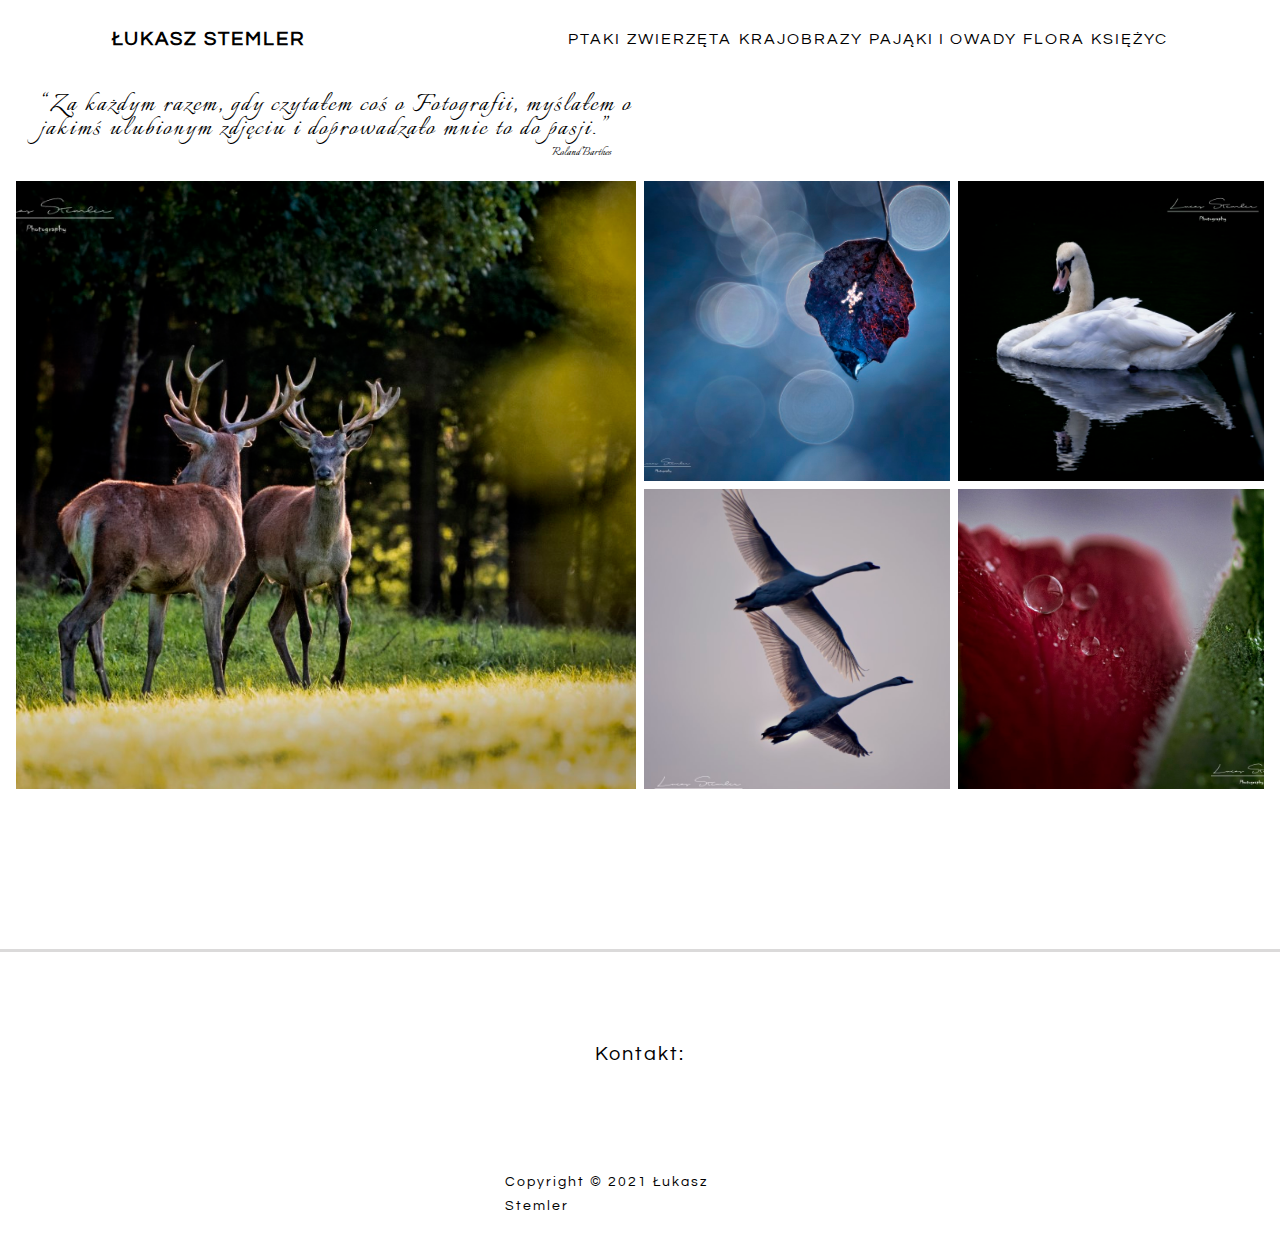
<file: index.html>
<!DOCTYPE html>
<html lang="en">

<head>
    <meta charset="UTF-8">
    <meta http-equiv="X-UA-Compatible" content="IE=edge">
    <meta name="viewport" content="width=device-width, initial-scale=1.0">
    <link rel="shortcut icon" type="image/x-icon" href="/favicon.ico">
    <link rel="stylesheet" href="https://cdnjs.cloudflare.com/ajax/libs/font-awesome/5.15.3/css/all.min.css"
        integrity="sha512-iBBXm8fW90+nuLcSKlbmrPcLa0OT92xO1BIsZ+ywDWZCvqsWgccV3gFoRBv0z+8dLJgyAHIhR35VZc2oM/gI1w=="
        crossorigin="anonymous" />
    <link rel="preconnect" href="https://fonts.gstatic.com">
    <link rel="stylesheet" href="css/style.css">
    <link rel="stylesheet" href="css/glightbox.min.css">
    <title>Photo Blog</title>
</head>

<body style="overflow-x: hidden">
    <div class="wrapper">
        <nav>
            <div class="logo">
                <a href="index.html">
                    <h4>łukasz Stemler</h4>
                </a>
            </div>

            <ul class="nav-links">
                <li><a href="ptaki.html">Ptaki</a></li>
                <li><a href="zwierzeta.html">Zwierzęta</a></li>
                <li><a href="krajobrazy.html">Krajobrazy</a></li>
                <li><a href="pajaki.html">Pająki i Owady</a></li>
                <li><a href="flora.html">Flora</a></li>
                <li><a href="moon.html">Księżyc</a></li>
            </ul>
            <div class="burger">
                <div class="line1"></div>
                <div class="line2"></div>
                <div class="line3"></div>
            </div>
        </nav>


        <blockquote class="quote">
            <q>Za każdym razem, gdy czytałem coś o Fotografii, myślałem o jakimś ulubionym zdjęciu i doprowadzało mnie
                to do pasji.</q>
            <footer>Roland Barthes</footer>
        </blockquote>


        <main class="gallery-page">
            <section class="gallery-span">
                <div class="gallery-item w-2 h-2"><a href="img/Zwierzęta/zwieze (21).jpg" class="glightbox"><img
                            src="img/Zwierzęta/zwieze (21).jpg" alt="animals photo from unsplash"
                            class="gallery-img"></a>
                </div>
                <div class="gallery-item"><a href="img/Krajobrazy/Krajobrazy (54).jpg" class="glightbox"><img
                            src="img/Krajobrazy/Krajobrazy (54).jpg" alt="animals photo from unsplash"
                            class="gallery-img"></a></div>
                <div class="gallery-item"><a href="img/Ptaki/ptaki (70).jpg" class="glightbox"><img
                            src="img/Ptaki/ptaki (70).jpg" alt="animals photo from unsplash" class="gallery-img"></a>
                </div>
                <div class="gallery-item"><a href="img/Ptaki/ptaki (71).jpg" class="glightbox"><img
                            src="img/Ptaki/ptaki (71).jpg" alt="animals photo from unsplash" class="gallery-img"></a>
                </div>
                <div class="gallery-item"><a href="img/Flora/Flora (17).jpg" class="glightbox"><img
                            src="img/Flora/Flora (17).jpg" alt="animals photo from unsplash" class="gallery-img"></a>
                </div>



            </section>
        </main>


        <footer class="footer">
            <div class="content">
                <h1>Kontakt:</h1>
                <div class="contact">
                    <!-- <form action="submit" method="POST">
                        <input type="email" placeholder="Email">
                        <button></button>
                    </form> -->
                    <div class="social">
                        <a class="link" href=""><i class="fab fa-instagram "></i></a>
                        <a class="link" href=""><i class="fab fa-facebook "></i></a>
                        <a class="link" href=""><i class="fab fa-youtube "></i></a>
                    </div>
                </div>
                <p class="copyright">Copyright &copy; 2021 Łukasz Stemler</p>
            </div>
        </footer>

        <a class="scroll-link top-link" href="#home">
            <i class="fas fa-arrow-up"></i>
        </a>


        <script src="js/app.js"></script>
        <script src="js/glightbox.min.js" type="text/javascript">
        </script>
        <script type="text/javascript">
            const lightbox = GLightbox({ loop: true });
        </script>
    </div>
</body>

</html>
</file>
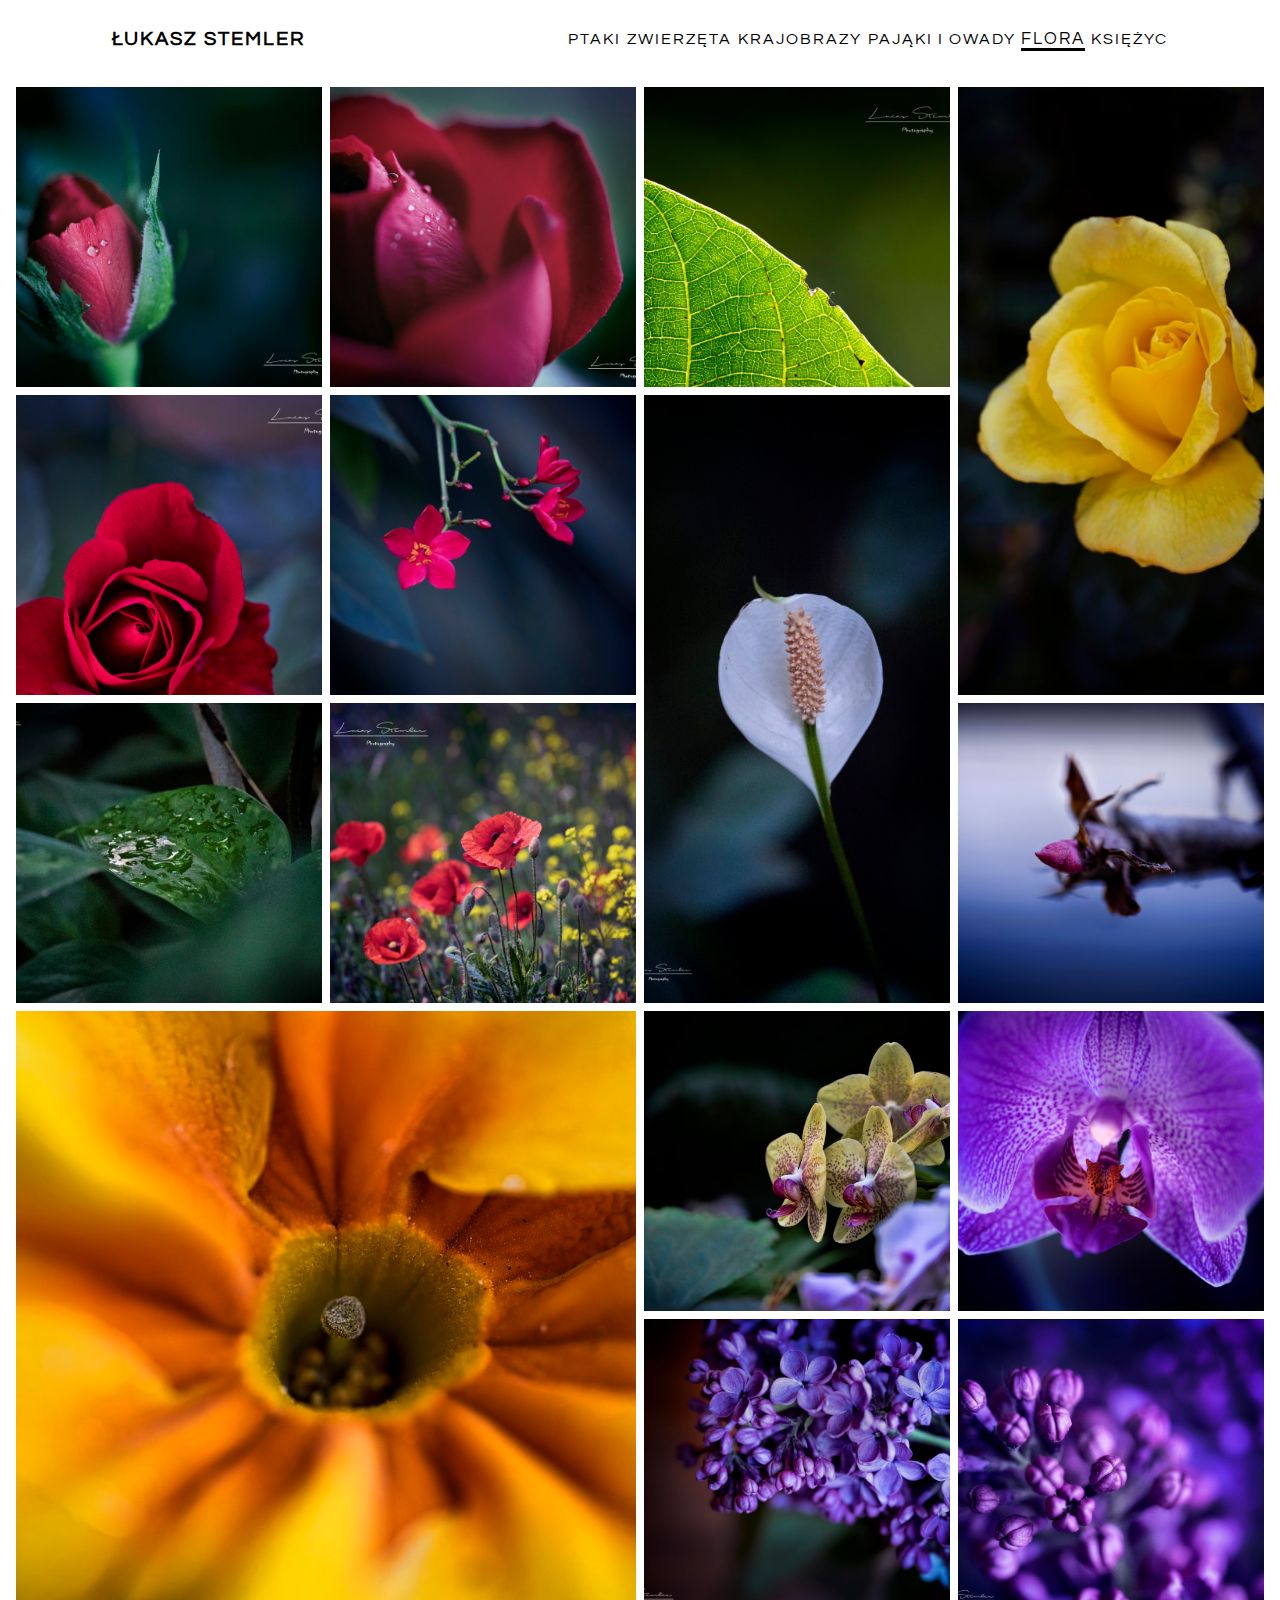
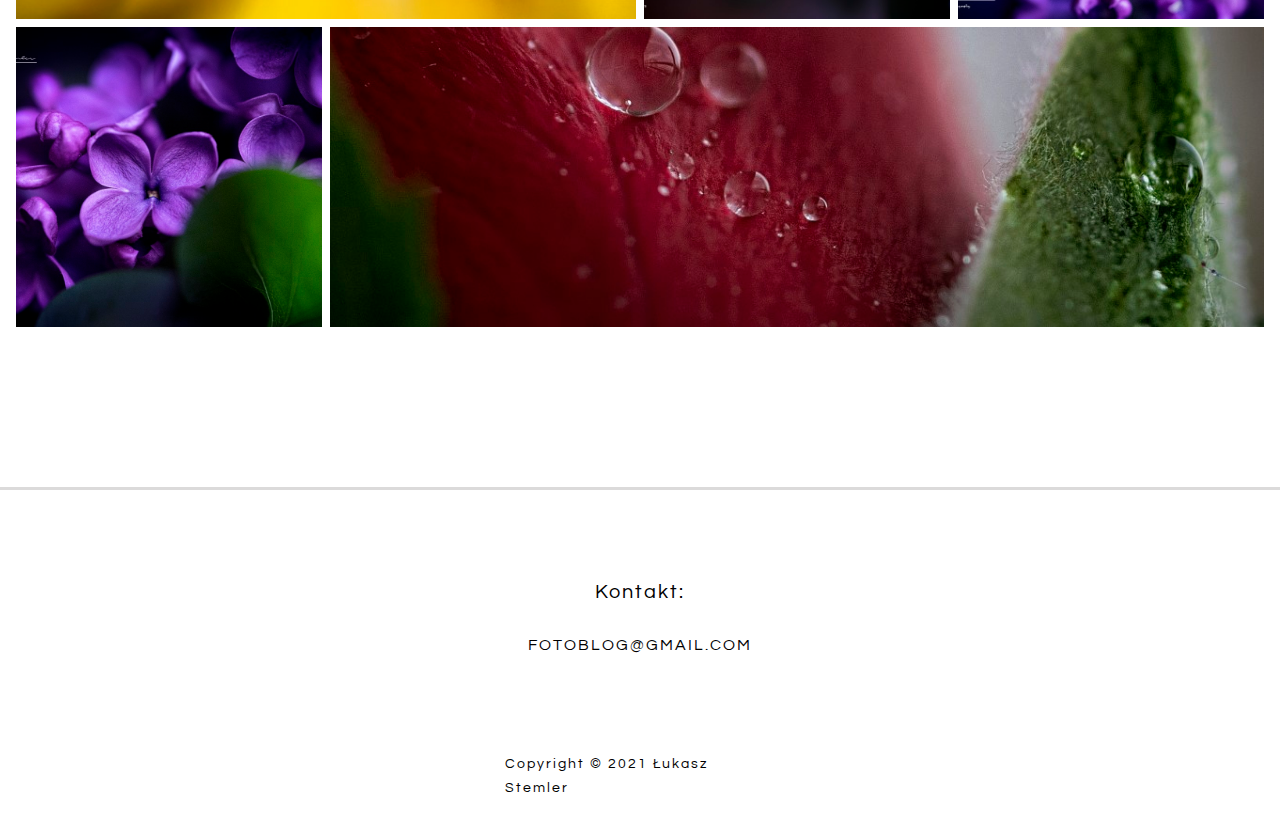
<file: flora.html>
<!DOCTYPE html>
<html lang="en">

<head>
    <meta charset="UTF-8">
    <meta http-equiv="X-UA-Compatible" content="IE=edge">
    <meta name="viewport" content="width=device-width, initial-scale=1.0">
    <link rel="shortcut icon" type="image/x-icon" href="/favicon.ico">
    <link rel="stylesheet" href="https://cdnjs.cloudflare.com/ajax/libs/font-awesome/5.15.3/css/all.min.css"
        integrity="sha512-iBBXm8fW90+nuLcSKlbmrPcLa0OT92xO1BIsZ+ywDWZCvqsWgccV3gFoRBv0z+8dLJgyAHIhR35VZc2oM/gI1w=="
        crossorigin="anonymous" />
    <link rel="preconnect" href="https://fonts.gstatic.com">
    <link rel="stylesheet" href="css/style.css">
    <link rel="stylesheet" href="css/glightbox.min.css">
    <title>Flora</title>
</head>

<body>
    <div class="wrapper">
        <nav>
            <div class="logo">
                <a href="index.html">
                    <h4>łukasz Stemler</h4>
                </a>
            </div>

            <ul class="nav-links">
                <li><a href="ptaki.html">Ptaki</a></li>
                <li><a href="zwierzeta.html">Zwierzęta</a></li>
                <li><a href="krajobrazy.html">Krajobrazy</a></li>
                <li><a href="pajaki.html">Pająki i Owady</a></li>
                <li><a class="current" href="flora.html">Flora</a></li>
                <li><a href="moon.html">Księżyc</a></li>
            </ul>
            <div class="burger">
                <div class="line1"></div>
                <div class="line2"></div>
                <div class="line3"></div>
            </div>
        </nav>


        <main class="gallery-page">
            <section class="gallery-span">
                <div class="gallery-item"><a href="img/Flora/Flora (1).jpg" class="glightbox"><img
                            src="img/Flora/Flora (1).jpg" alt="animals photo from unsplash" class="gallery-img"></a>
                </div>
                <div class="gallery-item"><a href="img/Flora/Flora (2).jpg" class="glightbox"><img
                            src="img/Flora/Flora (2).jpg" alt="animals photo from unsplash" class="gallery-img"></a>
                </div>
                <div class="gallery-item"><a href="img/Flora/Flora (3).jpg" class="glightbox"><img
                            src="img/Flora/Flora (3).jpg" alt="animals photo from unsplash" class="gallery-img"></a>
                </div>
                <div class="gallery-item h-2"><a href="img/Flora/Flora (4).jpg" class="glightbox"><img
                            src="img/Flora/Flora (4).jpg" alt="animals photo from unsplash" class="gallery-img"></a>
                </div>
                <div class="gallery-item"><a href="img/Flora/Flora (5).jpg" class="glightbox"><img
                            src="img/Flora/Flora (5).jpg" alt="animals photo from unsplash" class="gallery-img"></a>
                </div>
                <div class="gallery-item"><a href="img/Flora/Flora (6).jpg" class="glightbox"><img
                            src="img/Flora/Flora (6).jpg" alt="animals photo from unsplash" class="gallery-img"></a>
                </div>
                <div class="gallery-item h-2"><a href="img/Flora/Flora (7).jpg" class="glightbox"><img
                            src="img/Flora/Flora (7).jpg" alt="animals photo from unsplash" class="gallery-img"></a>
                </div>
                <div class="gallery-item"><a href="img/Flora/Flora (8).jpg" class="glightbox"><img
                            src="img/Flora/Flora (8).jpg" alt="animals photo from unsplash" class="gallery-img"></a>
                </div>
                <div class="gallery-item"><a href="img/Flora/Flora (9).jpg" class="glightbox"><img
                            src="img/Flora/Flora (9).jpg" alt="animals photo from unsplash" class="gallery-img"></a>
                </div>
                <div class="gallery-item"><a href="img/Flora/Flora (10).jpg" class="glightbox"><img
                            src="img/Flora/Flora (10).jpg" alt="animals photo from unsplash" class="gallery-img"></a>
                </div>
                <div class="gallery-item  w-2 h-2"><a href="img/Flora/Flora (11).jpg" class="glightbox"><img
                            src="img/Flora/Flora (11).jpg" alt="animals photo from unsplash" class="gallery-img"></a>
                </div>
                <div class="gallery-item"><a href="img/Flora/Flora (12).jpg" class="glightbox"><img
                            src="img/Flora/Flora (12).jpg" alt="animals photo from unsplash" class="gallery-img"></a>
                </div>
                <div class="gallery-item"><a href="img/Flora/Flora (13).jpg" class="glightbox"><img
                            src="img/Flora/Flora (13).jpg" alt="animals photo from unsplash" class="gallery-img"></a>
                </div>
                <div class="gallery-item"><a href="img/Flora/Flora (14).jpg" class="glightbox"><img
                            src="img/Flora/Flora (14).jpg" alt="animals photo from unsplash" class="gallery-img"></a>
                </div>
                <div class="gallery-item"><a href="img/Flora/Flora (15).jpg" class="glightbox"><img
                            src="img/Flora/Flora (15).jpg" alt="animals photo from unsplash" class="gallery-img"></a>
                </div>
                <div class="gallery-item"><a href="img/Flora/Flora (16).jpg" class="glightbox"><img
                            src="img/Flora/Flora (16).jpg" alt="animals photo from unsplash" class="gallery-img"></a>
                </div>
                <div class="gallery-item w-3"><a href="img/Flora/Flora (17).jpg" class="glightbox"><img
                            src="img/Flora/Flora (17).jpg" alt="animals photo from unsplash" class="gallery-img"></a>
                </div>


            </section>
        </main>

        <footer class="footer">
            <div class="content">
                <h1>Kontakt:</h1>
                <div class="contact">
                    <a class="link" href="">fotoblog@GMAIL.COM</a>
                    <div class="social">
                        <a class="link" href=""><i class="fab fa-instagram "></i></a>
                        <a class="link" href=""><i class="fab fa-facebook "></i></a>
                        <a class="link" href=""><i class="fab fa-youtube "></i></a>
                    </div>
                </div>
                <p class="copyright">Copyright &copy; 2021 Łukasz Stemler</p>
            </div>
        </footer>
        <a class="scroll-link top-link" href="#home">
            <i class="fas fa-arrow-up"></i>
        </a>
        <script src="js/app.js"></script>
        <script src="js/glightbox.min.js" type="text/javascript">
        </script>
        <script type="text/javascript">
            const lightbox = GLightbox({ loop: true });
        </script>
    </div>
</body>

</html>
</file>
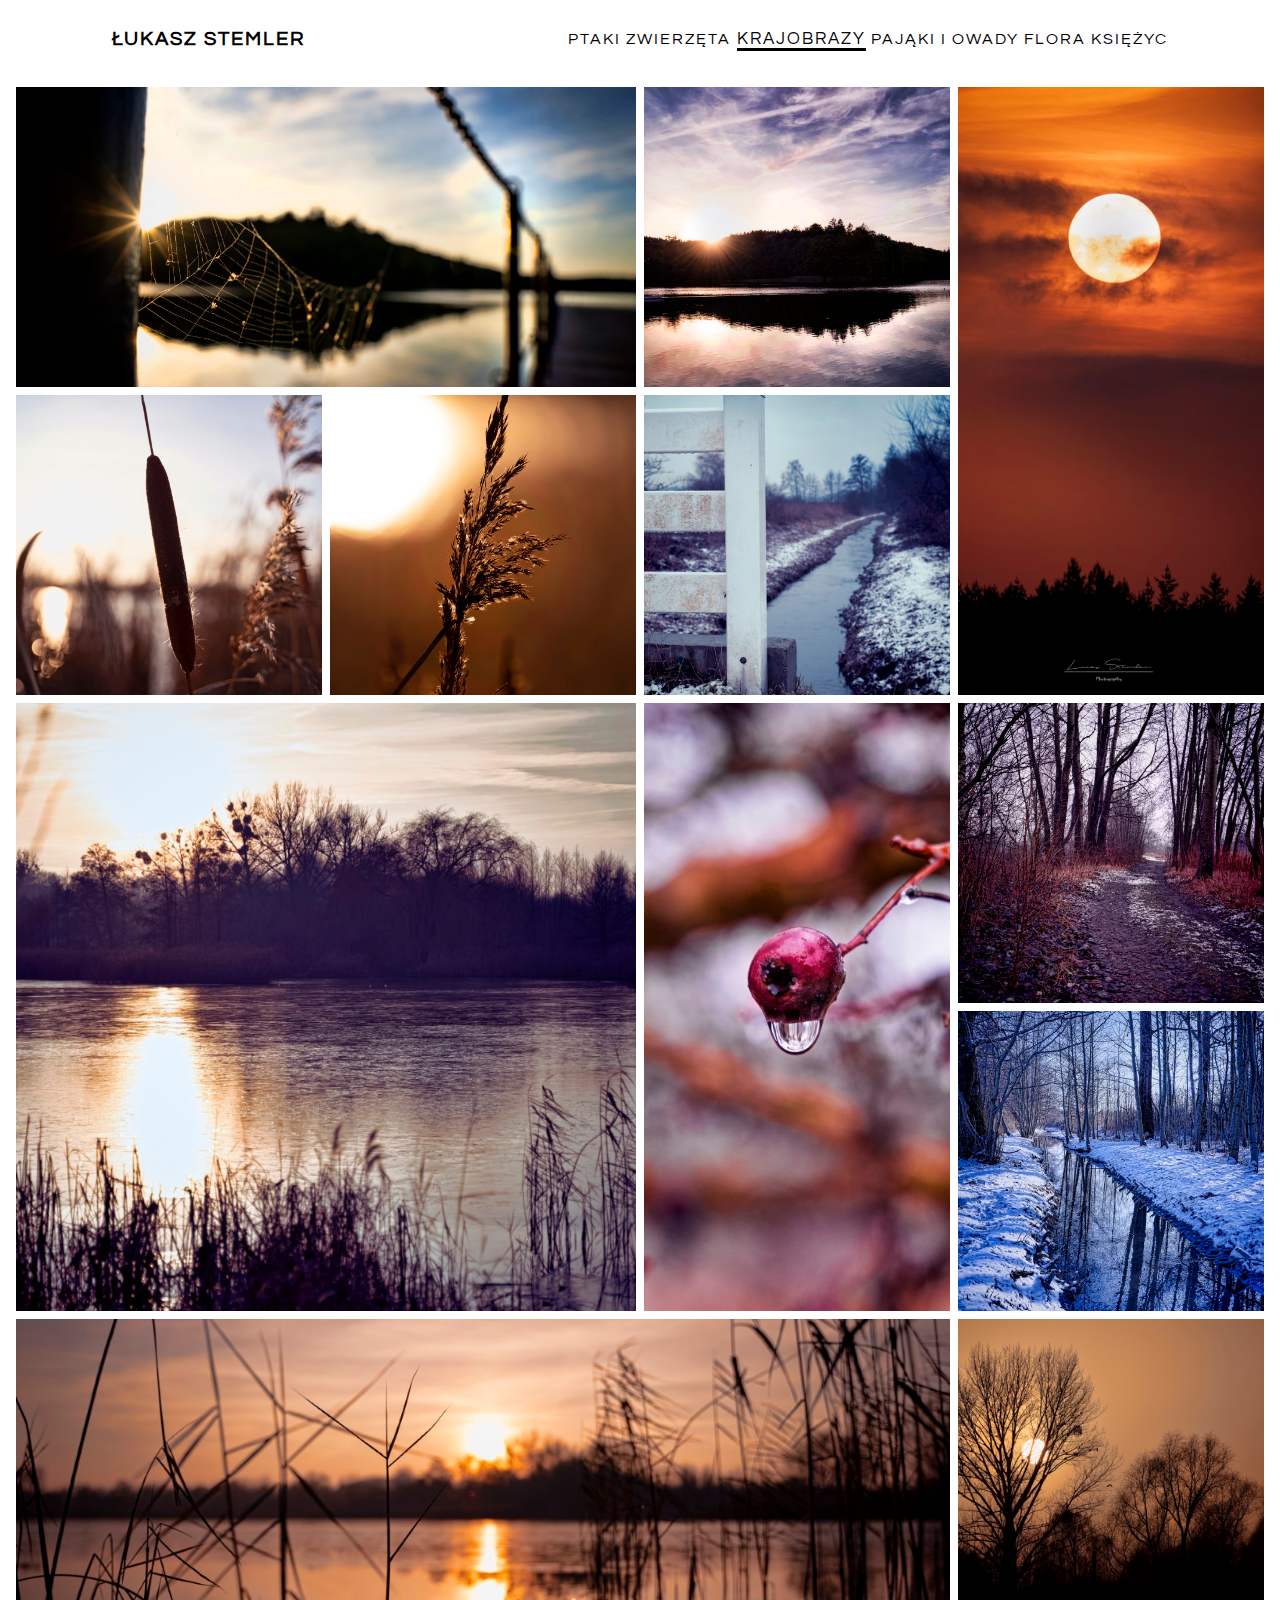
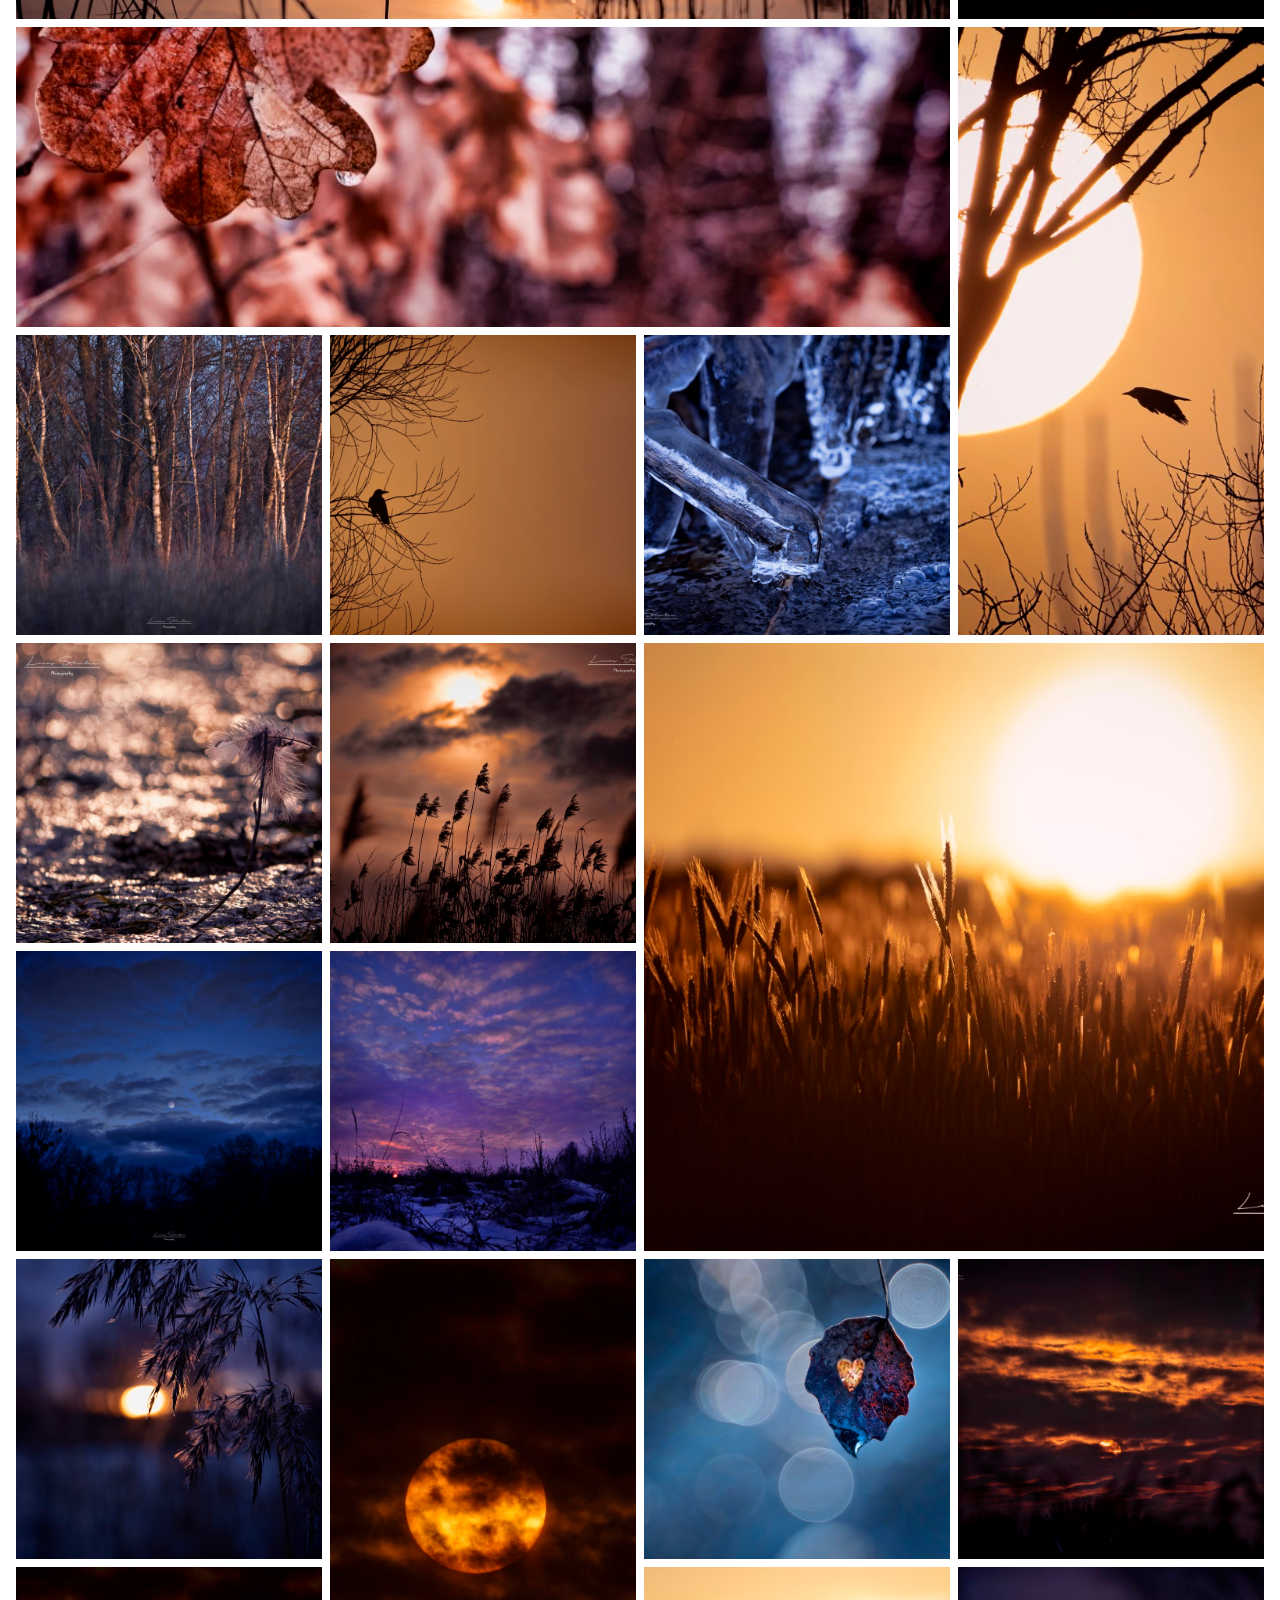
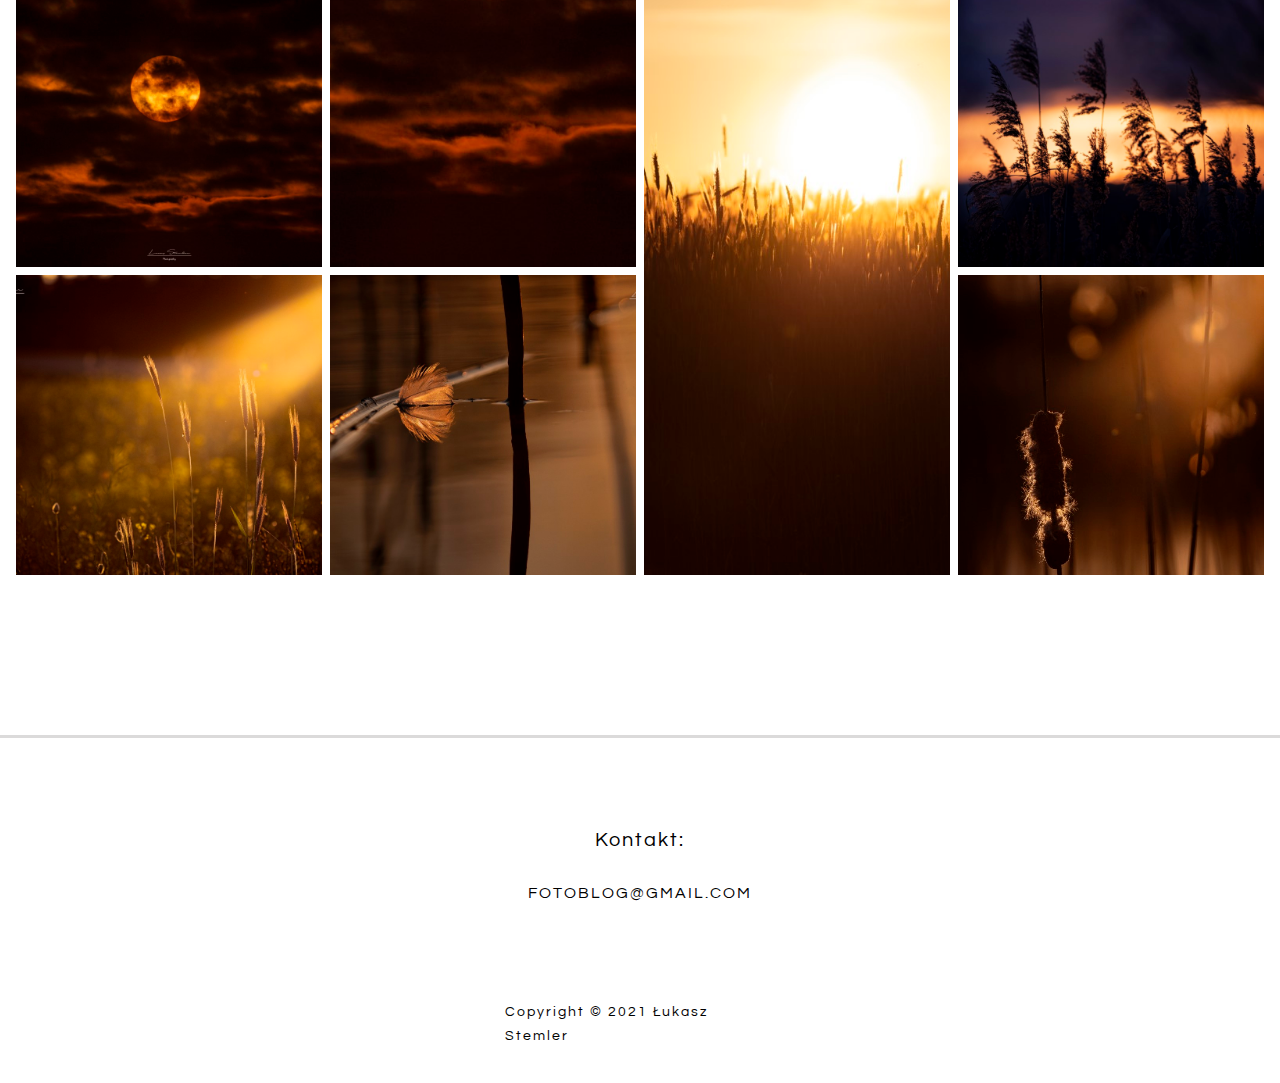
<file: krajobrazy.html>
<!DOCTYPE html>
<html lang="en">

<head>
    <meta charset="UTF-8">
    <meta http-equiv="X-UA-Compatible" content="IE=edge">
    <meta name="viewport" content="width=device-width, initial-scale=1.0">
    <link rel="stylesheet" href="https://cdnjs.cloudflare.com/ajax/libs/font-awesome/5.15.3/css/all.min.css"
        integrity="sha512-iBBXm8fW90+nuLcSKlbmrPcLa0OT92xO1BIsZ+ywDWZCvqsWgccV3gFoRBv0z+8dLJgyAHIhR35VZc2oM/gI1w=="
        crossorigin="anonymous" />
    <link rel="preconnect" href="https://fonts.gstatic.com">
    <link rel="stylesheet" href="css/style.css">
    <link rel="stylesheet" href="css/glightbox.min.css">
    <title>Photo Blog</title>
</head>

<body>
    <div class="wrapper">
        <nav>
            <div class="logo">
                <a href="index.html">
                    <h4>łukasz Stemler</h4>
                </a>
            </div>

            <ul class="nav-links">
                <li><a href="ptaki.html">Ptaki</a></li>
                <li><a href="zwierzeta.html">Zwierzęta</a></li>
                <li><a class="current" href="krajobrazy.html">Krajobrazy</a></li>
                <li><a href="pajaki.html">Pająki i Owady</a></li>
                <li><a href="flora.html">Flora</a></li>
                <li><a href="moon.html">Księżyc</a></li>
            </ul>
            <div class="burger">
                <div class="line1"></div>
                <div class="line2"></div>
                <div class="line3"></div>
            </div>
        </nav>

        <main class="gallery-page">
            <section class="gallery-span">
                <div class="gallery-item w-2"><a href="img/Krajobrazy/Krajobrazy (1).jpg" class="glightbox"><img
                            src="img/Krajobrazy/Krajobrazy (1).jpg" alt="animals photo from unsplash"
                            class="gallery-img"></a></div>
                <div class="gallery-item"><a href="img/Krajobrazy/Krajobrazy (2).jpg" class="glightbox"><img
                            src="img/Krajobrazy/Krajobrazy (2).jpg" alt="animals photo from unsplash"
                            class="gallery-img"></a></div>
                <div class="gallery-item h-2"><a href="img/Krajobrazy/Krajobrazy (3).jpg" class="glightbox"><img
                            src="img/Krajobrazy/Krajobrazy (3).jpg" alt="animals photo from unsplash"
                            class="gallery-img"></a></div>
                <div class="gallery-item"><a href="img/Krajobrazy/Krajobrazy (4).jpg" class="glightbox"><img
                            src="img/Krajobrazy/Krajobrazy (4).jpg" alt="animals photo from unsplash"
                            class="gallery-img"></a></div>
                <div class="gallery-item"><a href="img/Krajobrazy/Krajobrazy (5).jpg" class="glightbox"><img
                            src="img/Krajobrazy/Krajobrazy (5).jpg" alt="animals photo from unsplash"
                            class="gallery-img"></a></div>
                <div class="gallery-item w-2 h-2"><a href="img/Krajobrazy/Krajobrazy (6).jpg" class="glightbox"><img
                            src="img/Krajobrazy/Krajobrazy (6).jpg" alt="animals photo from unsplash"
                            class="gallery-img"></a></div>
                <div class="gallery-item w-3 h-1"><a href="img/Krajobrazy/Krajobrazy (7).jpg" class="glightbox"><img
                            src="img/Krajobrazy/Krajobrazy (7).jpg" alt="animals photo from unsplash"
                            class="gallery-img"></a></div>
                <div class="gallery-item"><a href="img/Krajobrazy/Krajobrazy (8).jpg" class="glightbox"><img
                            src="img/Krajobrazy/Krajobrazy (8).jpg" alt="animals photo from unsplash"
                            class="gallery-img"></a></div>
                <div class="gallery-item h-2"><a href="img/Krajobrazy/Krajobrazy (9).jpg" class="glightbox"><img
                            src="img/Krajobrazy/Krajobrazy (9).jpg" alt="animals photo from unsplash"
                            class="gallery-img"></a></div>
                <div class="gallery-item"><a href="img/Krajobrazy/Krajobrazy (10).jpg" class="glightbox"><img
                            src="img/Krajobrazy/Krajobrazy (10).jpg" alt="animals photo from unsplash"
                            class="gallery-img"></a></div>
                <div class="gallery-item w-3"><a href="img/Krajobrazy/Krajobrazy (11).jpg" class="glightbox"><img
                            src="img/Krajobrazy/Krajobrazy (11).jpg" alt="animals photo from unsplash"
                            class="gallery-img"></a></div>
                <div class="gallery-item"><a href="img/Krajobrazy/Krajobrazy (12).jpg" class="glightbox"><img
                            src="img/Krajobrazy/Krajobrazy (12).jpg" alt="animals photo from unsplash"
                            class="gallery-img"></a></div>
                <div class="gallery-item"><a href="img/Krajobrazy/Krajobrazy (13).jpg" class="glightbox"><img
                            src="img/Krajobrazy/Krajobrazy (13).jpg" alt="animals photo from unsplash"
                            class="gallery-img"></a></div>
                <div class="gallery-item h-2"><a href="img/Krajobrazy/Krajobrazy (14).jpg" class="glightbox"><img
                            src="img/Krajobrazy/Krajobrazy (14).jpg" alt="animals photo from unsplash"
                            class="gallery-img"></a></div>
                <div class="gallery-item"><a href="img/Krajobrazy/Krajobrazy (15).jpg" class="glightbox"><img
                            src="img/Krajobrazy/Krajobrazy (15).jpg" alt="animals photo from unsplash"
                            class="gallery-img"></a></div>
                <div class="gallery-item"><a href="img/Krajobrazy/Krajobrazy (16).jpg" class="glightbox"><img
                            src="img/Krajobrazy/Krajobrazy (16).jpg" alt="animals photo from unsplash"
                            class="gallery-img"></a></div>
                <div class="gallery-item"><a href="img/Krajobrazy/Krajobrazy (17).jpg" class="glightbox"><img
                            src="img/Krajobrazy/Krajobrazy (17).jpg" alt="animals photo from unsplash"
                            class="gallery-img"></a></div>
                <div class="gallery-item"><a href="img/Krajobrazy/Krajobrazy (18).jpg" class="glightbox"><img
                            src="img/Krajobrazy/Krajobrazy (18).jpg" alt="animals photo from unsplash"
                            class="gallery-img"></a></div>
                <div class="gallery-item"><a href="img/Krajobrazy/Krajobrazy (19).jpg" class="glightbox"><img
                            src="img/Krajobrazy/Krajobrazy (19).jpg" alt="animals photo from unsplash"
                            class="gallery-img"></a></div>
                <div class="gallery-item w-2 h-2"><a href="img/Krajobrazy/Krajobrazy (20).jpg" class="glightbox"><img
                            src="img/Krajobrazy/Krajobrazy (20).jpg" alt="animals photo from unsplash"
                            class="gallery-img"></a></div>
                <div class="gallery-item"><a href="img/Krajobrazy/Krajobrazy (21).jpg" class="glightbox"><img
                            src="img/Krajobrazy/Krajobrazy (21).jpg" alt="animals photo from unsplash"
                            class="gallery-img"></a></div>
                <div class="gallery-item"><a href="img/Krajobrazy/Krajobrazy (22).jpg" class="glightbox"><img
                            src="img/Krajobrazy/Krajobrazy (22).jpg" alt="animals photo from unsplash"
                            class="gallery-img"></a></div>
                <div class="gallery-item"><a href="img/Krajobrazy/Krajobrazy (23).jpg" class="glightbox"><img
                            src="img/Krajobrazy/Krajobrazy (23).jpg" alt="animals photo from unsplash"
                            class="gallery-img"></a></div>
                <div class="gallery-item h-2"><a href="img/Krajobrazy/Krajobrazy (24).jpg" class="glightbox"><img
                            src="img/Krajobrazy/Krajobrazy (24).jpg" alt="animals photo from unsplash"
                            class="gallery-img"></a></div>
                <div class="gallery-item"><a href="img/Krajobrazy/Krajobrazy (25).jpg" class="glightbox"><img
                            src="img/Krajobrazy/Krajobrazy (25).jpg" alt="animals photo from unsplash"
                            class="gallery-img"></a></div>
                <div class="gallery-item"><a href="img/Krajobrazy/Krajobrazy (26).jpg" class="glightbox"><img
                            src="img/Krajobrazy/Krajobrazy (26).jpg" alt="animals photo from unsplash"
                            class="gallery-img"></a></div>
                <div class="gallery-item"><a href="img/Krajobrazy/Krajobrazy (27).jpg" class="glightbox"><img
                            src="img/Krajobrazy/Krajobrazy (27).jpg" alt="animals photo from unsplash"
                            class="gallery-img"></a></div>
                <div class="gallery-item h-2"><a href="img/Krajobrazy/Krajobrazy (28).jpg" class="glightbox"><img
                            src="img/Krajobrazy/Krajobrazy (28).jpg" alt="animals photo from unsplash"
                            class="gallery-img"></a></div>
                <div class="gallery-item"><a href="img/Krajobrazy/Krajobrazy (29).jpg" class="glightbox"><img
                            src="img/Krajobrazy/Krajobrazy (29).jpg" alt="animals photo from unsplash"
                            class="gallery-img"></a></div>
                <div class="gallery-item"><a href="img/Krajobrazy/Krajobrazy (30).jpg" class="glightbox"><img
                            src="img/Krajobrazy/Krajobrazy (30).jpg" alt="animals photo from unsplash"
                            class="gallery-img"></a></div>
                <div class="gallery-item"><a href="img/Krajobrazy/Krajobrazy (31).jpg" class="glightbox"><img
                            src="img/Krajobrazy/Krajobrazy (31).jpg" alt="animals photo from unsplash"
                            class="gallery-img"></a></div>
                <div class="gallery-item"><a href="img/Krajobrazy/Krajobrazy (32).jpg" class="glightbox"><img
                            src="img/Krajobrazy/Krajobrazy (32).jpg" alt="animals photo from unsplash"
                            class="gallery-img"></a></div>

            </section>
        </main>
        <footer class="footer">
            <div class="content">
                <h1>Kontakt:</h1>
                <div class="contact">
                    <a class="link" href="">fotoblog@GMAIL.COM</a>
                    <div class="social">
                        <a class="link" href=""><i class="fab fa-instagram "></i></a>
                        <a class="link" href=""><i class="fab fa-facebook "></i></a>
                        <a class="link" href=""><i class="fab fa-youtube "></i></a>
                    </div>
                </div>
                <p class="copyright">Copyright &copy; 2021 Łukasz Stemler</p>
            </div>
        </footer>
        <a class="scroll-link top-link" href="#home">
            <i class="fas fa-arrow-up"></i>
        </a>
        <script src="js/app.js"></script>
        <script src="js/glightbox.min.js" type="text/javascript">
        </script>
        <script type="text/javascript">
            const lightbox = GLightbox({ loop: true });
        </script>
    </div>
</body>

</html>
</file>
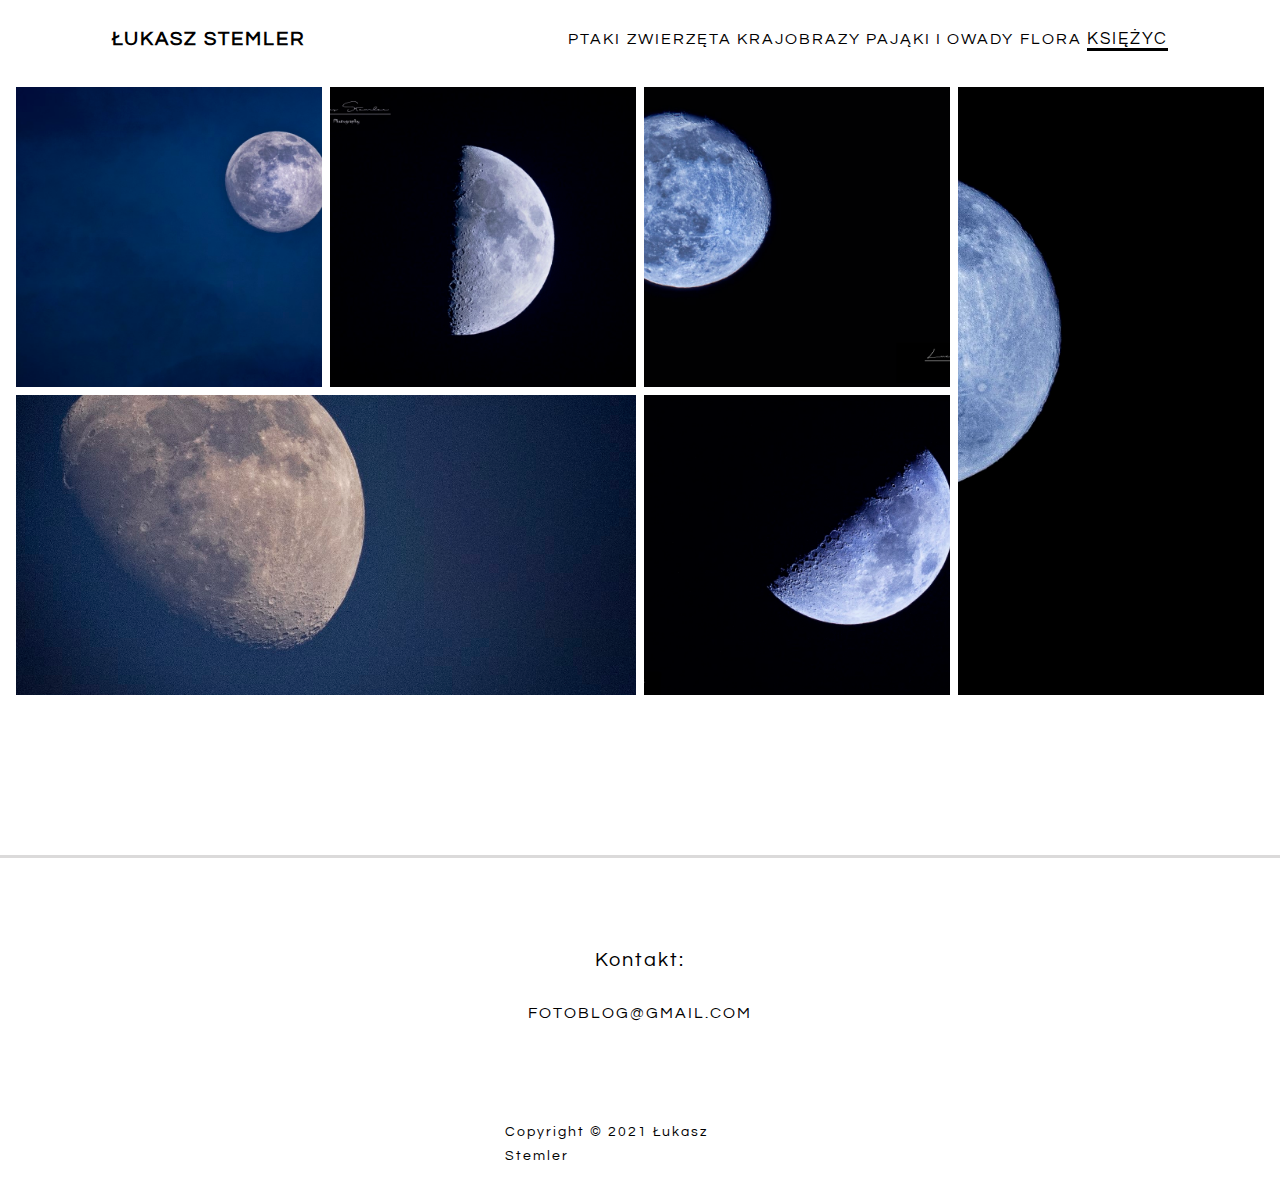
<file: moon.html>
<!DOCTYPE html>
<html lang="en">

<head>
    <meta charset="UTF-8">
    <meta http-equiv="X-UA-Compatible" content="IE=edge">
    <meta name="viewport" content="width=device-width, initial-scale=1.0">
    <link rel="shortcut icon" type="image/x-icon" href="/favicon.ico">
    <link rel="stylesheet" href="https://cdnjs.cloudflare.com/ajax/libs/font-awesome/5.15.3/css/all.min.css"
        integrity="sha512-iBBXm8fW90+nuLcSKlbmrPcLa0OT92xO1BIsZ+ywDWZCvqsWgccV3gFoRBv0z+8dLJgyAHIhR35VZc2oM/gI1w=="
        crossorigin="anonymous" />
    <link rel="preconnect" href="https://fonts.gstatic.com">
    <link rel="stylesheet" href="css/style.css">
    <link rel="stylesheet" href="css/glightbox.min.css">
    <title>Photo Blog</title>
</head>

<body>
    <div class="wrapper">
        <nav>
            <div class="logo">
                <a href="index.html">
                    <h4>łukasz Stemler</h4>
                </a>
            </div>

            <ul class="nav-links">
                <li><a href="ptaki.html">Ptaki</a></li>
                <li><a href="zwierzeta.html">Zwierzęta</a></li>
                <li><a href="krajobrazy.html">Krajobrazy</a></li>
                <li><a href="pajaki.html">Pająki i Owady</a></li>
                <li><a href="flora.html">Flora</a></li>
                <li><a class="current" href="moon.html">Księżyc</a></li>
            </ul>
            <div class="burger">
                <div class="line1"></div>
                <div class="line2"></div>
                <div class="line3"></div>
            </div>
        </nav>


        <main class="gallery-page">
            <section class="gallery-span">
                <div class="gallery-item"><a href="img/Księżyc/moon (1).jpg" class="glightbox"><img
                            src="img/Księżyc/moon (1).jpg" alt="animals photo from unsplash" class="gallery-img"></a>
                </div>
                <div class="gallery-item"><a href="img/Księżyc/moon (2).jpg" class="glightbox"><img
                            src="img/Księżyc/moon (2).jpg" alt="animals photo from unsplash" class="gallery-img"></a>
                </div>
                <div class="gallery-item"><a href="img/Księżyc/moon (3).jpg" class="glightbox"><img
                            src="img/Księżyc/moon (3).jpg" alt="animals photo from unsplash" class="gallery-img"></a>
                </div>
                <div class="gallery-item w-2 "><a href="img/Księżyc/moon (4).jpg" class="glightbox"><img
                            src="img/Księżyc/moon (4).jpg" alt="animals photo from unsplash" class="gallery-img"></a>
                </div>
                <div class="gallery-item h-2"><a href="img/Księżyc/moon (5).jpg" class="glightbox"><img
                            src="img/Księżyc/moon (5).jpg" alt="animals photo from unsplash" class="gallery-img"></a>
                </div>
                <div class="gallery-item "><a href="img/Księżyc/moon (6).jpg" class="glightbox"><img
                            src="img/Księżyc/moon (6).jpg" alt="animals photo from unsplash" class="gallery-img"></a>
                </div>

            </section>
        </main>
        <footer class="footer">
            <div class="content">
                <h1>Kontakt:</h1>
                <div class="contact">
                    <a class="link" href="">fotoblog@GMAIL.COM</a>
                    <div class="social">
                        <a class="link" href=""><i class="fab fa-instagram "></i></a>
                        <a class="link" href=""><i class="fab fa-facebook "></i></a>
                        <a class="link" href=""><i class="fab fa-youtube "></i></a>
                    </div>
                </div>
                <p class="copyright">Copyright &copy; 2021 Łukasz Stemler</p>
            </div>
        </footer>
        <a class="scroll-link top-link" href="#home">
            <i class="fas fa-arrow-up"></i>
        </a>
        <script src="js/app.js"></script>
        <script src="js/glightbox.min.js" type="text/javascript">
        </script>
        <script type="text/javascript">
            const lightbox = GLightbox({ loop: true });
        </script>
    </div>
</body>

</html>
</file>
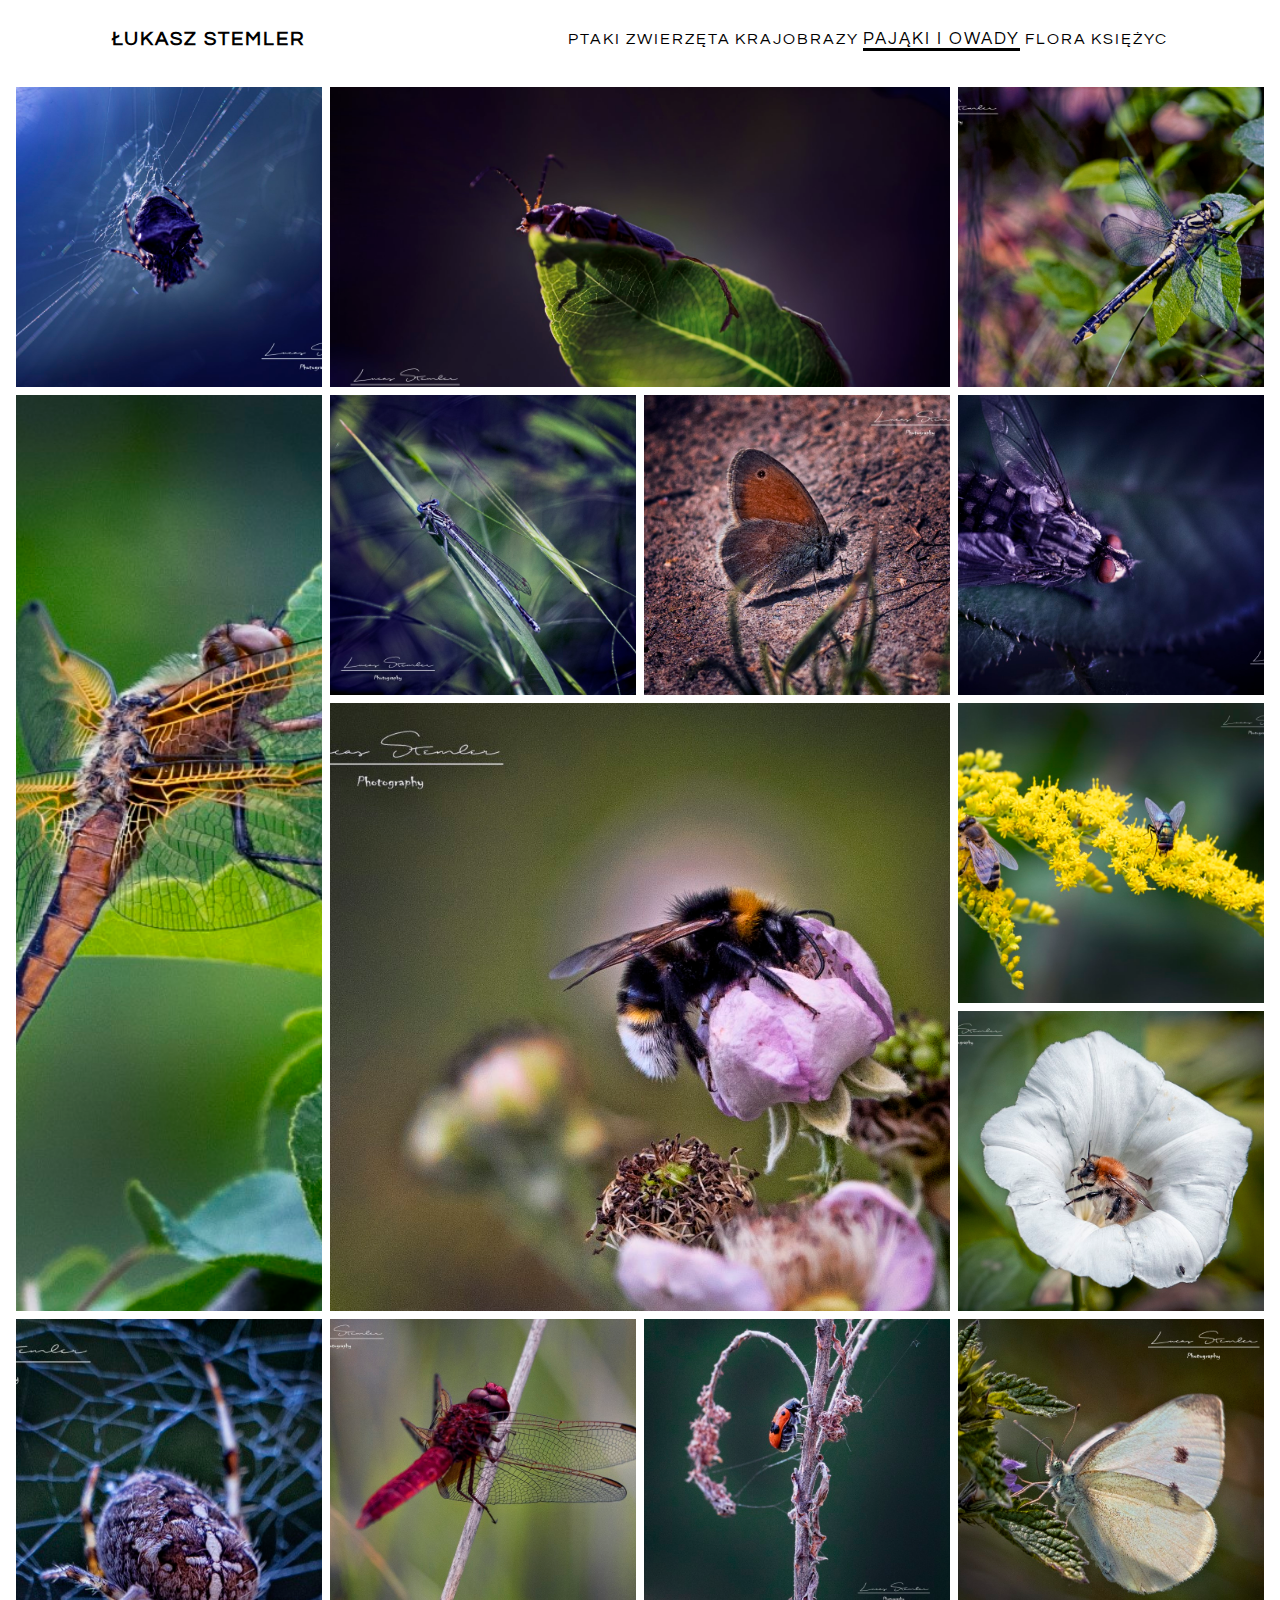
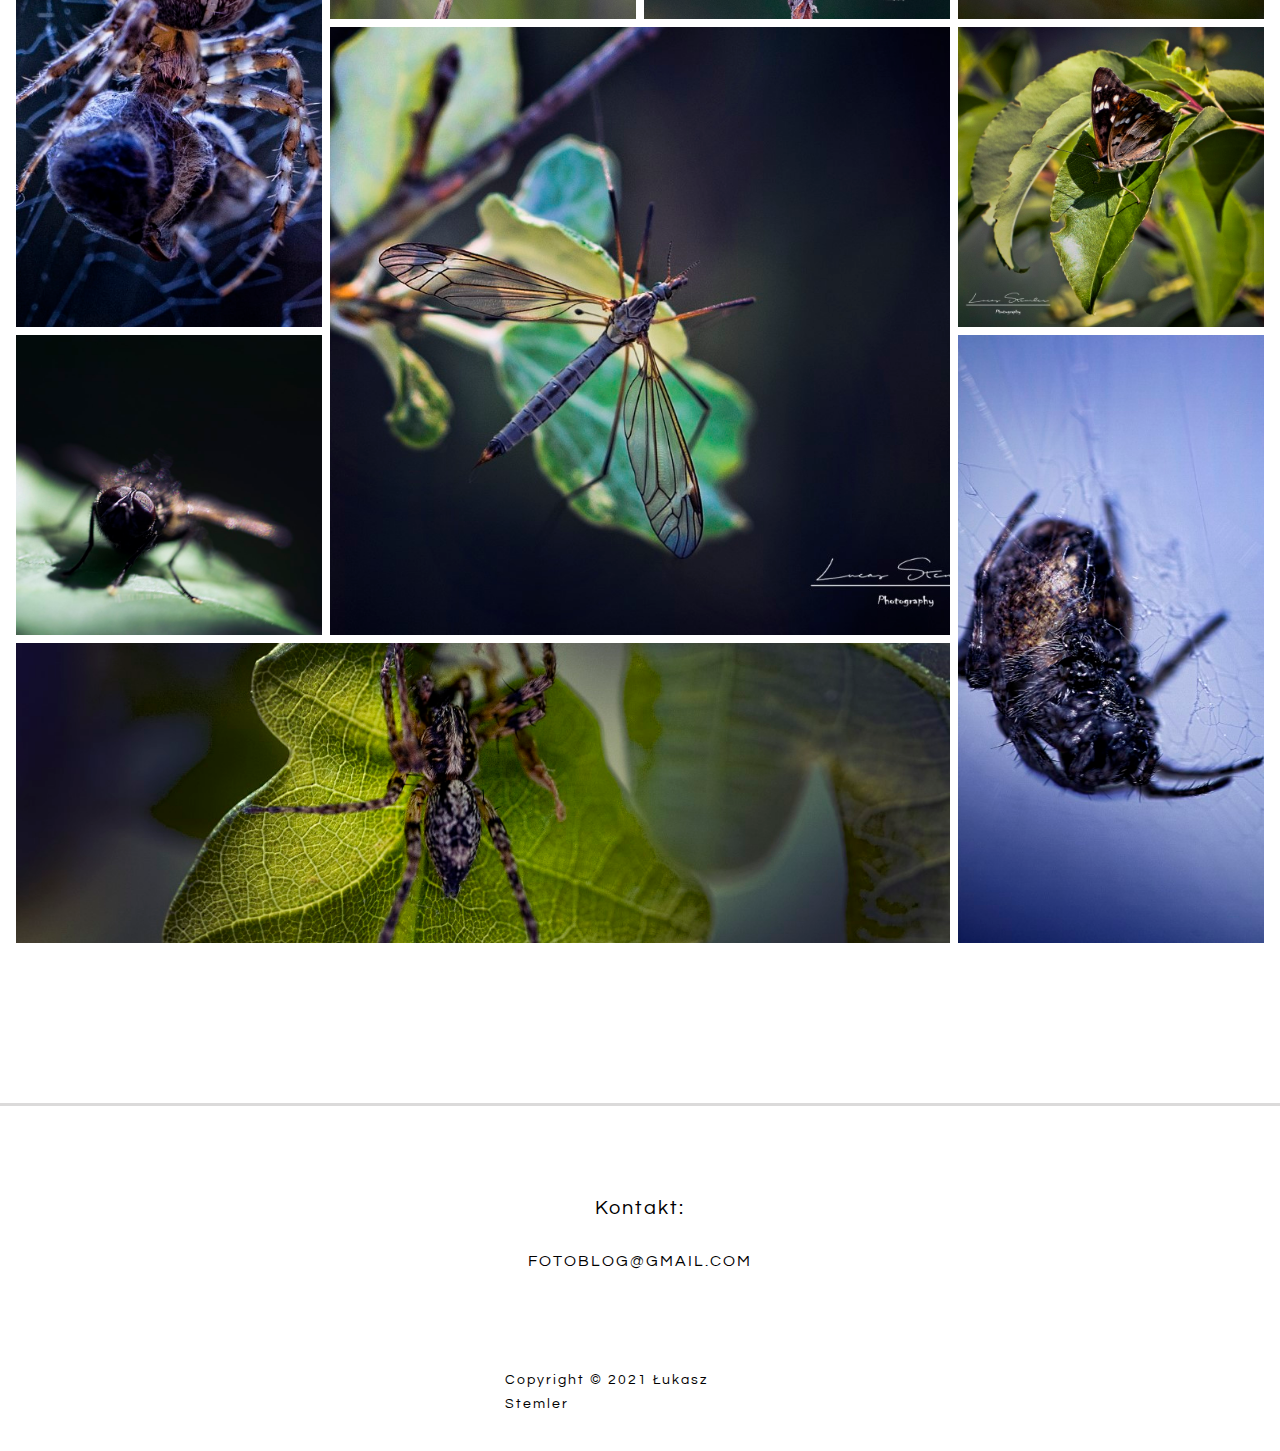
<file: pajaki.html>
<!DOCTYPE html>
<html lang="en">

<head>
    <meta charset="UTF-8">
    <meta http-equiv="X-UA-Compatible" content="IE=edge">
    <meta name="viewport" content="width=device-width, initial-scale=1.0">
    <link rel="shortcut icon" type="image/x-icon" href="/favicon.ico">
    <link rel="stylesheet" href="https://cdnjs.cloudflare.com/ajax/libs/font-awesome/5.15.3/css/all.min.css"
        integrity="sha512-iBBXm8fW90+nuLcSKlbmrPcLa0OT92xO1BIsZ+ywDWZCvqsWgccV3gFoRBv0z+8dLJgyAHIhR35VZc2oM/gI1w=="
        crossorigin="anonymous" />
    <link rel="preconnect" href="https://fonts.gstatic.com">
    <link rel="stylesheet" href="css/style.css">
    <link rel="stylesheet" href="css/glightbox.min.css">
    <title>Photo Blog</title>
</head>

<body>
    <div class="wrapper">
        <nav>
            <div class="logo">
                <a href="index.html">
                    <h4>łukasz Stemler</h4>
                </a>
            </div>

            <ul class="nav-links">
                <li><a href="ptaki.html">Ptaki</a></li>
                <li><a href="zwierzeta.html">Zwierzęta</a></li>
                <li><a href="krajobrazy.html">Krajobrazy</a></li>
                <li><a class="current" href="pajaki.html">Pająki i Owady</a></li>
                <li><a href="flora.html">Flora</a></li>
                <li><a href="moon.html">Księżyc</a></li>
            </ul>
            <div class="burger">
                <div class="line1"></div>
                <div class="line2"></div>
                <div class="line3"></div>
            </div>
        </nav>


        <main class="gallery-page">
            <section class="gallery-span">
                <div class="gallery-item"><a href="img/Pająki i Owady/robak (1).jpg" class="glightbox"><img
                            src="img/Pająki i Owady/robak (1).jpg" alt="animals photo from unsplash"
                            class="gallery-img"></a></div>
                <div class="gallery-item w-2"><a href="img/Pająki i Owady/robak (2).jpg" class="glightbox"><img
                            src="img/Pająki i Owady/robak (2).jpg" alt="animals photo from unsplash"
                            class="gallery-img"></a></div>
                <div class="gallery-item"><a href="img/Pająki i Owady/robak (3).jpg" class="glightbox"><img
                            src="img/Pająki i Owady/robak (3).jpg" alt="animals photo from unsplash"
                            class="gallery-img"></a></div>
                <div class="gallery-item h-3"><a href="img/Pająki i Owady/robak (4).jpg" class="glightbox"><img
                            src="img/Pająki i Owady/robak (4).jpg" alt="animals photo from unsplash"
                            class="gallery-img"></a></div>
                <div class="gallery-item"><a href="img/Pająki i Owady/robak (5).jpg" class="glightbox"><img
                            src="img/Pająki i Owady/robak (5).jpg" alt="animals photo from unsplash"
                            class="gallery-img"></a></div>
                <div class="gallery-item"><a href="img/Pająki i Owady/robak (6).jpg" class="glightbox"><img
                            src="img/Pająki i Owady/robak (6).jpg" alt="animals photo from unsplash"
                            class="gallery-img"></a></div>
                <div class="gallery-item w-2 h-2"><a href="img/Pająki i Owady/robak (7).jpg" class="glightbox"><img
                            src="img/Pająki i Owady/robak (7).jpg" alt="animals photo from unsplash"
                            class="gallery-img"></a></div>
                <div class="gallery-item"><a href="img/Pająki i Owady/robak (8).jpg" class="glightbox"><img
                            src="img/Pająki i Owady/robak (8).jpg" alt="animals photo from unsplash"
                            class="gallery-img"></a></div>
                <div class="gallery-item"><a href="img/Pająki i Owady/robak (9).jpg" class="glightbox"><img
                            src="img/Pająki i Owady/robak (9).jpg" alt="animals photo from unsplash"
                            class="gallery-img"></a></div>
                <div class="gallery-item"><a href="img/Pająki i Owady/robak (10).jpg" class="glightbox"><img
                            src="img/Pająki i Owady/robak (10).jpg" alt="animals photo from unsplash"
                            class="gallery-img"></a></div>
                <div class="gallery-item h-2"><a href="img/Pająki i Owady/robak (11).jpg" class="glightbox"><img
                            src="img/Pająki i Owady/robak (11).jpg" alt="animals photo from unsplash"
                            class="gallery-img"></a></div>
                <div class="gallery-item"><a href="img/Pająki i Owady/robak (12).jpg" class="glightbox"><img
                            src="img/Pająki i Owady/robak (12).jpg" alt="animals photo from unsplash"
                            class="gallery-img"></a></div>
                <div class="gallery-item"><a href="img/Pająki i Owady/robak (13).jpg" class="glightbox"><img
                            src="img/Pająki i Owady/robak (13).jpg" alt="animals photo from unsplash"
                            class="gallery-img"></a></div>
                <div class="gallery-item"><a href="img/Pająki i Owady/robak (14).jpg" class="glightbox"><img
                            src="img/Pająki i Owady/robak (14).jpg" alt="animals photo from unsplash"
                            class="gallery-img"></a></div>
                <div class="gallery-item w-2 h-2"><a href="img/Pająki i Owady/robak (15).jpg" class="glightbox"><img
                            src="img/Pająki i Owady/robak (15).jpg" alt="animals photo from unsplash"
                            class="gallery-img"></a></div>
                <div class="gallery-item"><a href="img/Pająki i Owady/robak (16).jpg" class="glightbox"><img
                            src="img/Pająki i Owady/robak (16).jpg" alt="animals photo from unsplash"
                            class="gallery-img"></a></div>
                <div class="gallery-item"><a href="img/Pająki i Owady/robak (17).jpg" class="glightbox"><img
                            src="img/Pająki i Owady/robak (17).jpg" alt="animals photo from unsplash"
                            class="gallery-img"></a></div>
                <div class="gallery-item w-3"><a href="img/Pająki i Owady/robak (18).jpg" class="glightbox"><img
                            src="img/Pająki i Owady/robak (18).jpg" alt="animals photo from unsplash"
                            class="gallery-img"></a></div>
                <div class="gallery-item h-2"><a href="img/Pająki i Owady/robak (19).jpg" class="glightbox"><img
                            src="img/Pająki i Owady/robak (19).jpg" alt="animals photo from unsplash"
                            class="gallery-img"></a></div>


            </section>
        </main>
        <footer class="footer">
            <div class="content">
                <h1>Kontakt:</h1>
                <div class="contact">
                    <a class="link" href="">fotoblog@GMAIL.COM</a>
                    <div class="social">
                        <a class="link" href=""><i class="fab fa-instagram "></i></a>
                        <a class="link" href=""><i class="fab fa-facebook "></i></a>
                        <a class="link" href=""><i class="fab fa-youtube "></i></a>
                    </div>
                </div>
                <p class="copyright">Copyright &copy; 2021 Łukasz Stemler</p>
            </div>
        </footer>
        <a class="scroll-link top-link" href="#home">
            <i class="fas fa-arrow-up"></i>
        </a>
        <script src="js/app.js"></script>
        <script src="js/glightbox.min.js" type="text/javascript">
        </script>
        <script type="text/javascript">
            const lightbox = GLightbox({ loop: true });
        </script>
    </div>
</body>

</html>
</file>
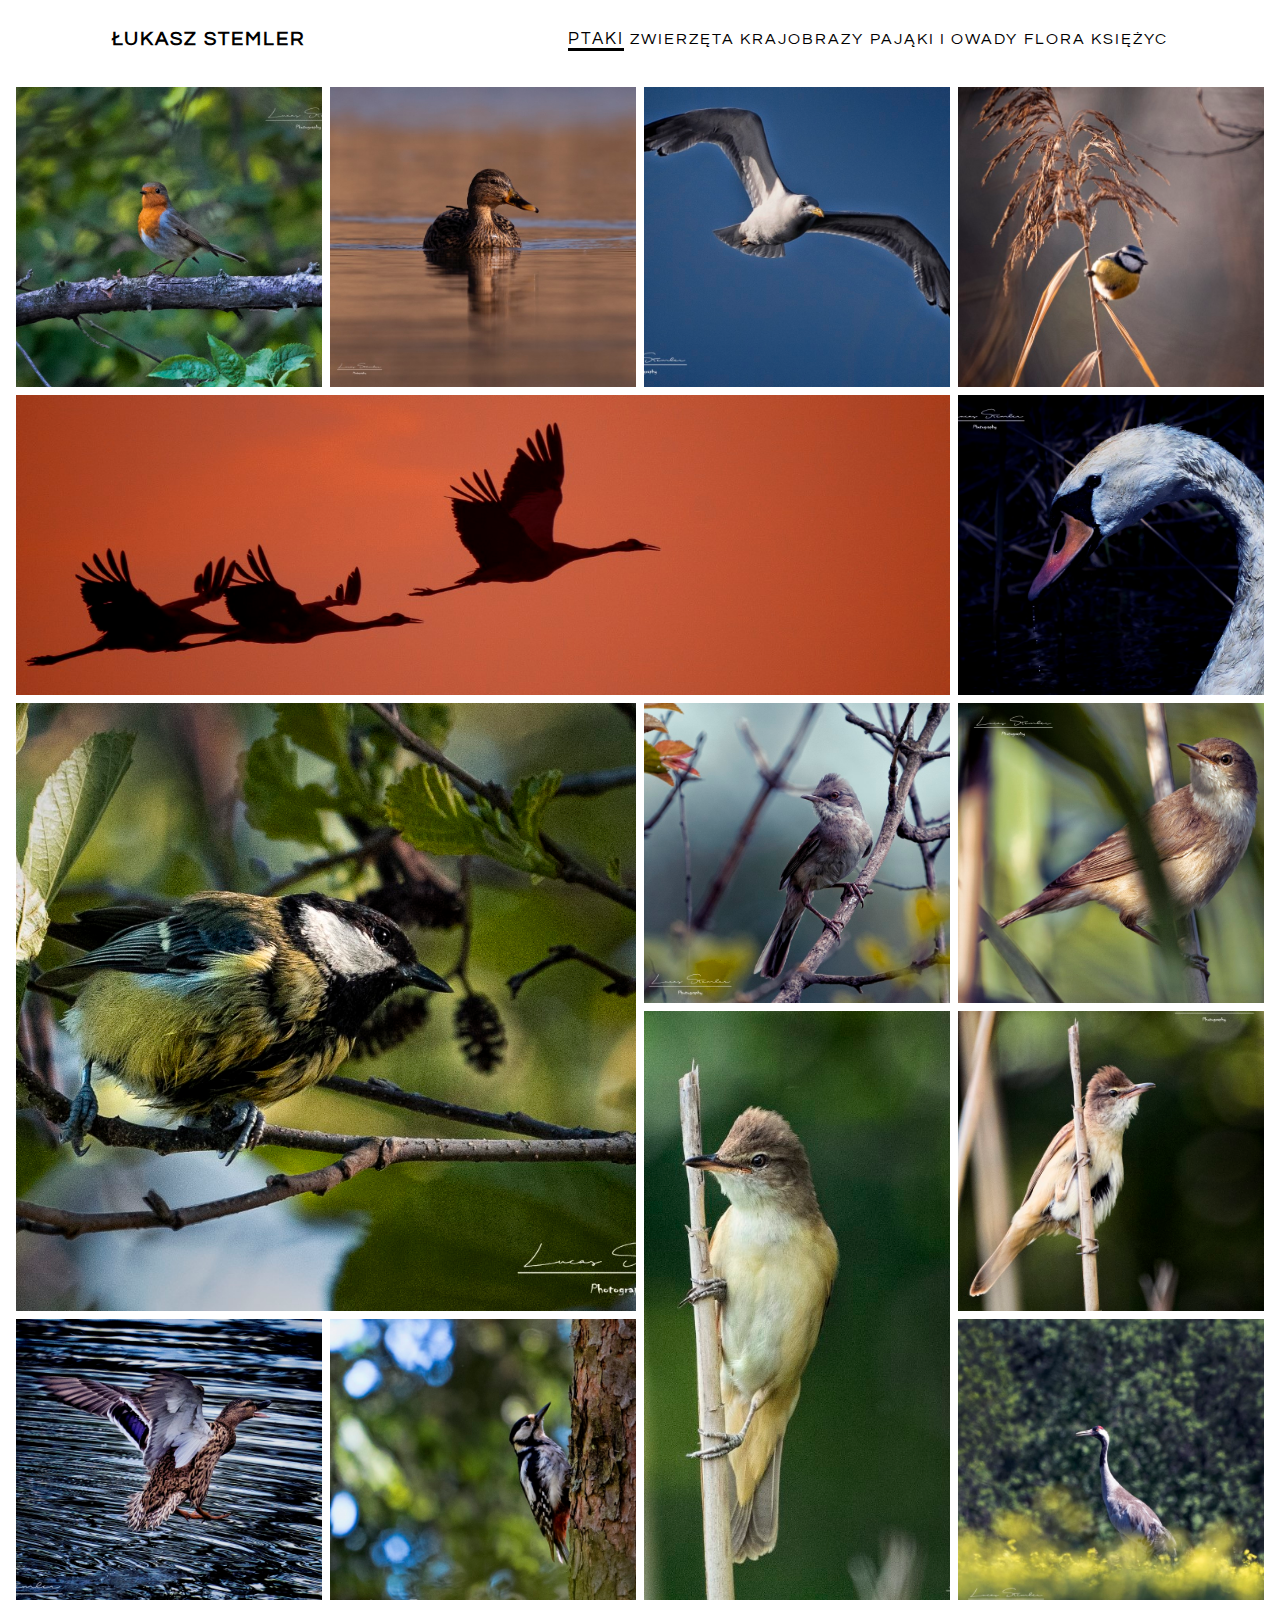
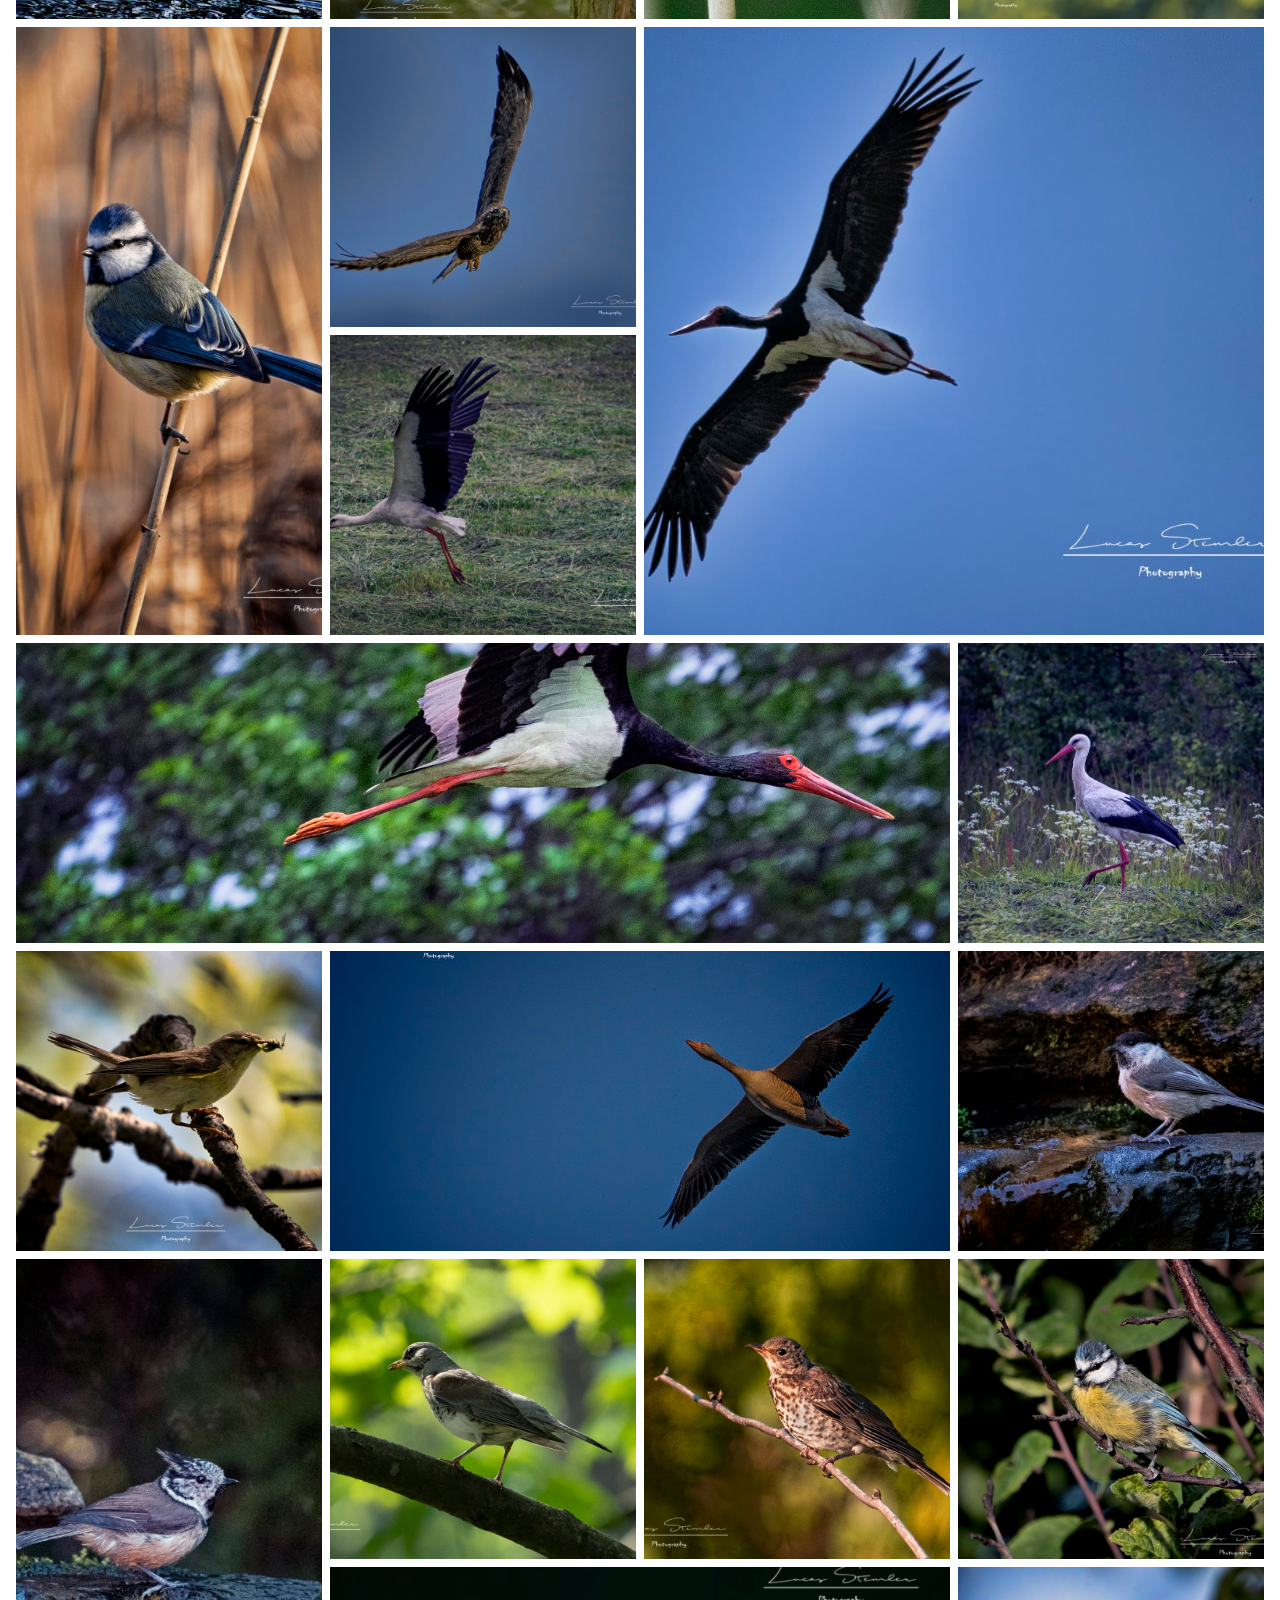
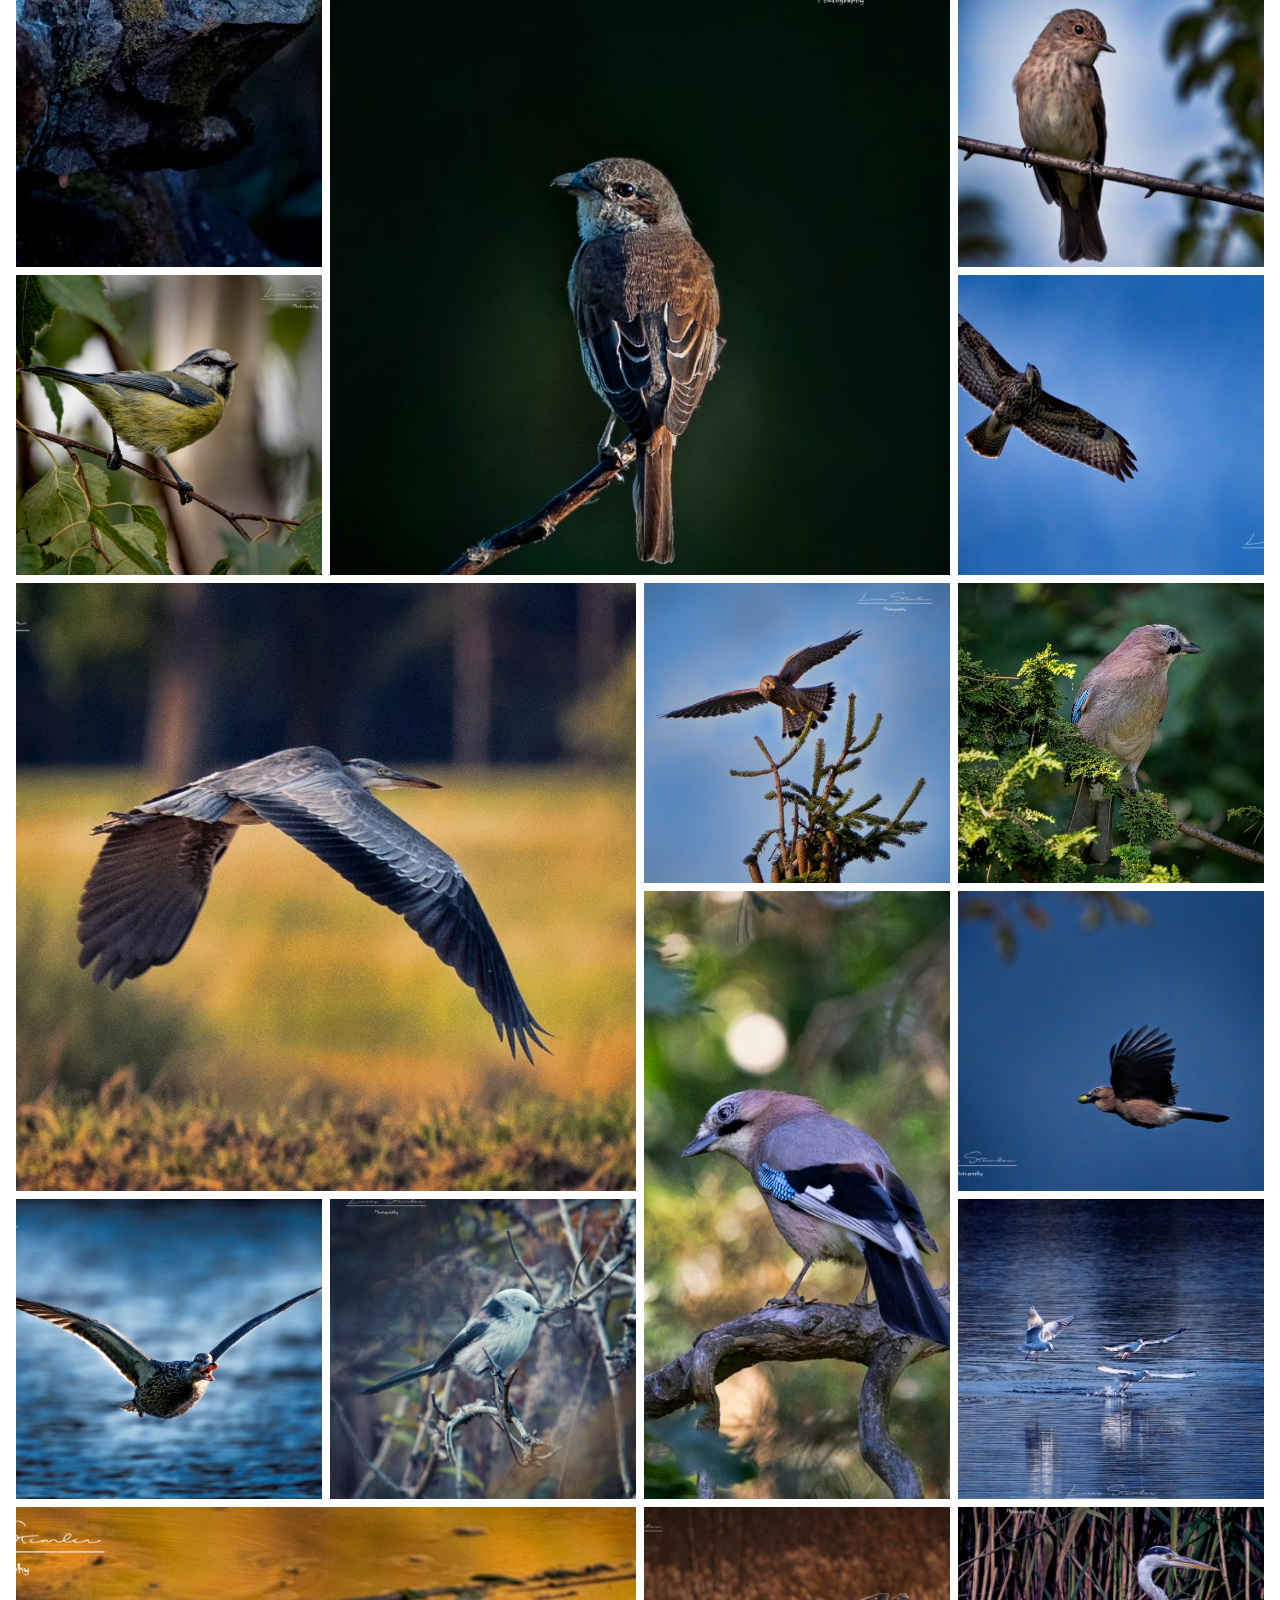
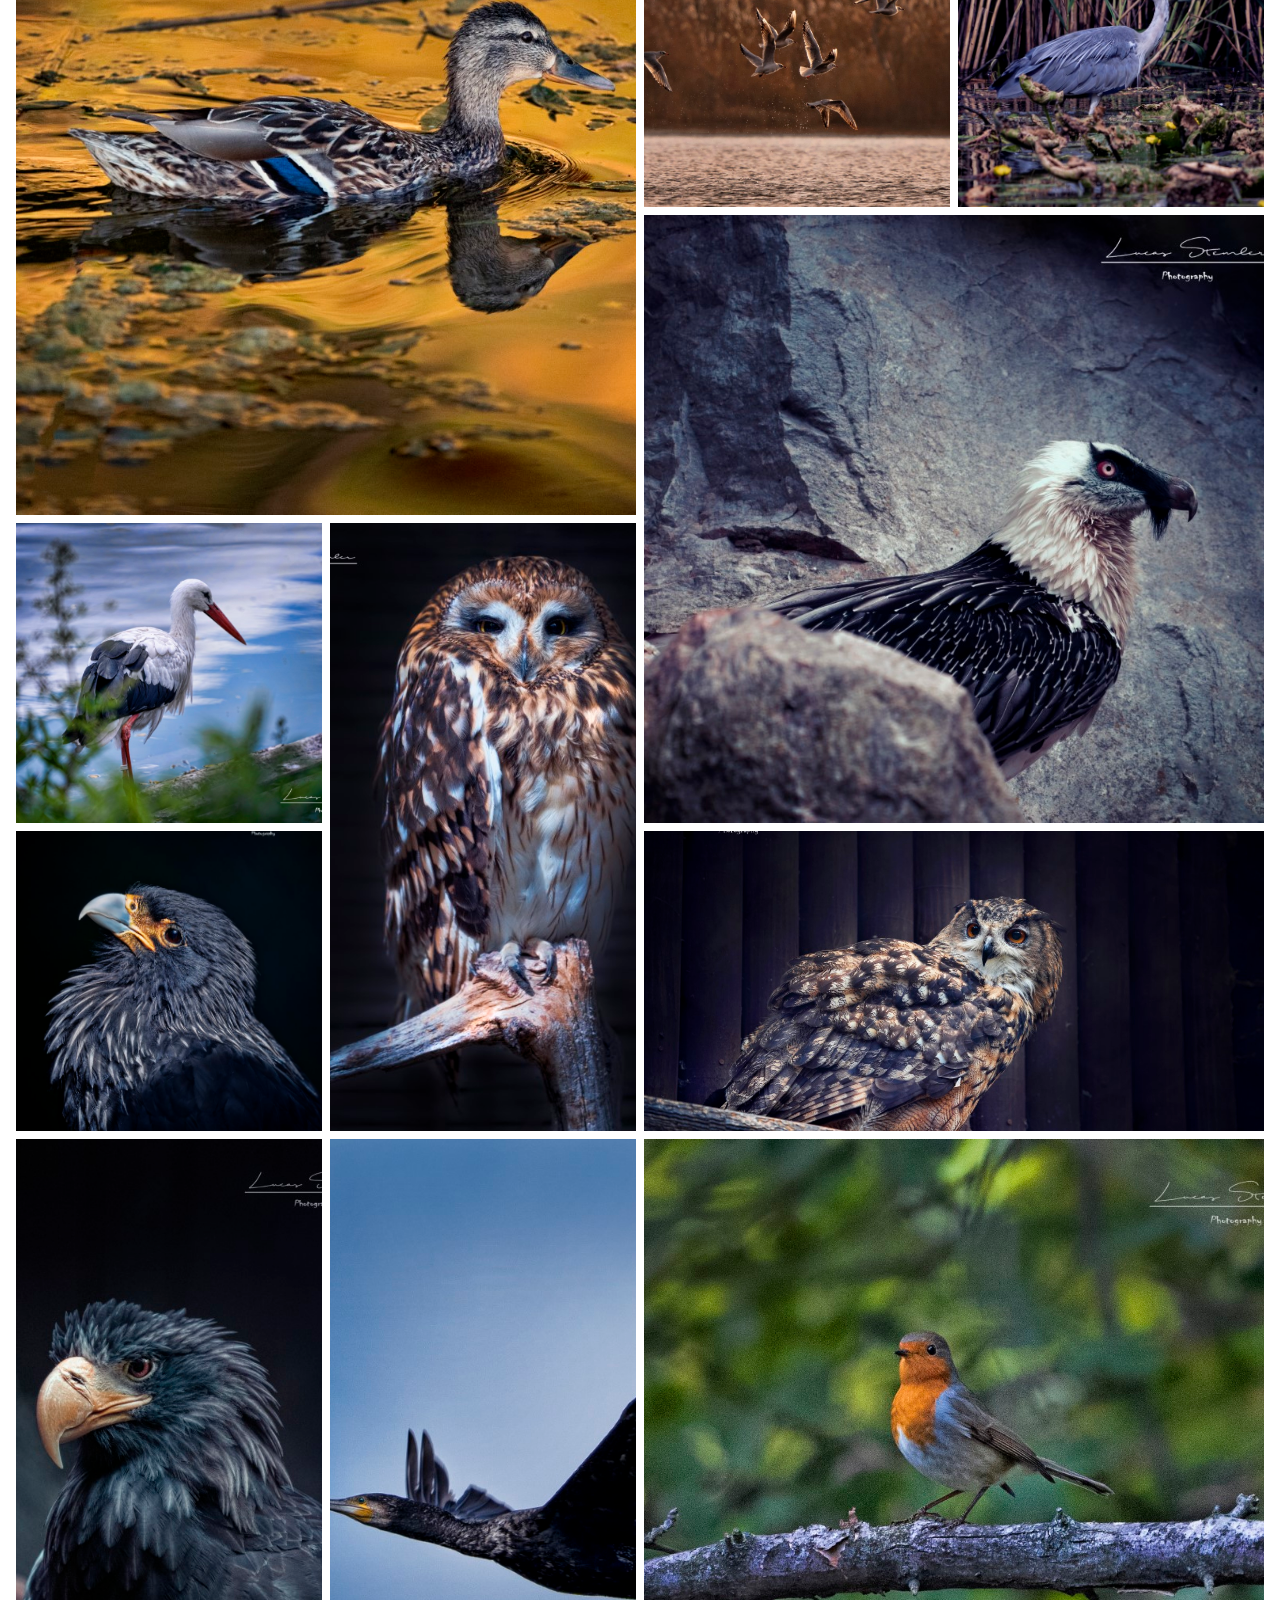
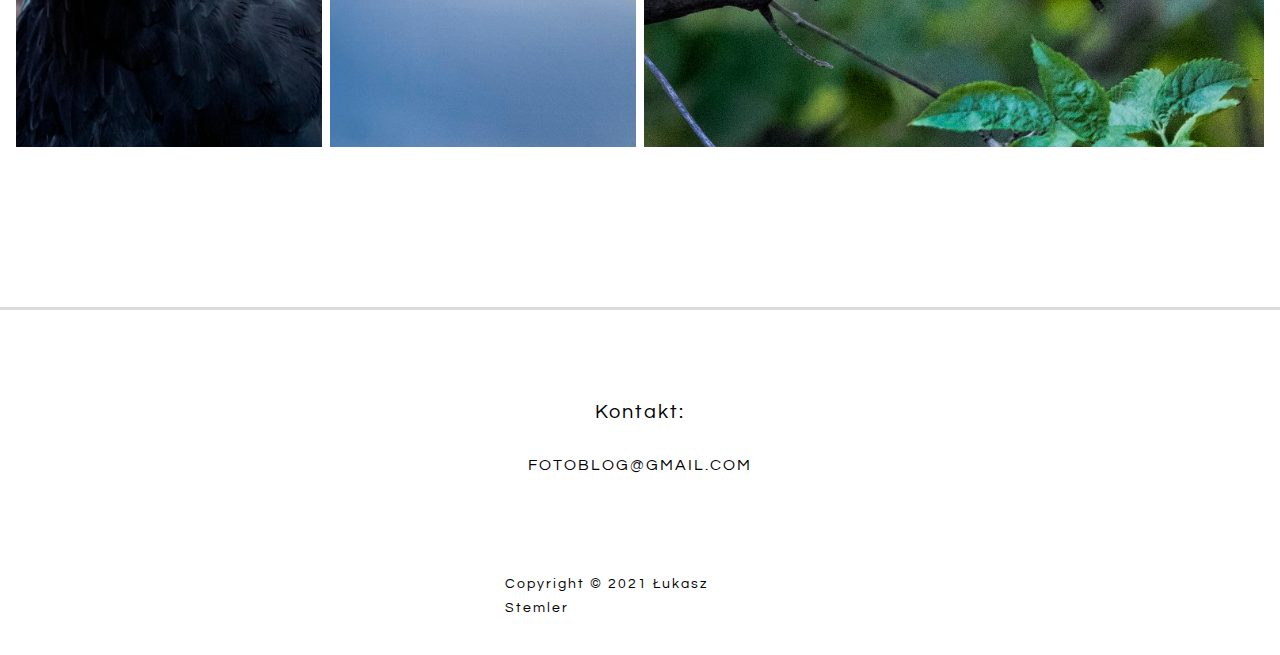
<file: ptaki.html>
<!DOCTYPE html>
<html lang="en">

<head>
        <meta charset="UTF-8">
        <meta http-equiv="X-UA-Compatible" content="IE=edge">
        <meta name="viewport" content="width=device-width, initial-scale=1.0">
        <link rel="shortcut icon" type="image/x-icon" href="/favicon.ico">
        <link rel="stylesheet" href="https://cdnjs.cloudflare.com/ajax/libs/font-awesome/5.15.3/css/all.min.css"
                integrity="sha512-iBBXm8fW90+nuLcSKlbmrPcLa0OT92xO1BIsZ+ywDWZCvqsWgccV3gFoRBv0z+8dLJgyAHIhR35VZc2oM/gI1w=="
                crossorigin="anonymous" />
        <link rel="preconnect" href="https://fonts.gstatic.com">
        <link rel="stylesheet" href="css/style.css">
        <link rel="stylesheet" href="css/glightbox.min.css">
        <title>Photo Blog</title>
</head>

<body>
        <div class="wrapper">
                <nav>
                        <div class="logo">
                                <a href="index.html">
                                        <h4>łukasz Stemler</h4>
                                </a>
                        </div>

                        <ul class="nav-links">
                                <li><a class="current" href="ptaki.html">Ptaki</a></li>
                                <li><a href="zwierzeta.html">Zwierzęta</a></li>
                                <li><a href="krajobrazy.html">Krajobrazy</a></li>
                                <li><a href="pajaki.html">Pająki i Owady</a></li>
                                <li><a href="flora.html">Flora</a></li>
                                <li><a href="moon.html">Księżyc</a></li>
                        </ul>
                        <div class="burger">
                                <div class="line1"></div>
                                <div class="line2"></div>
                                <div class="line3"></div>
                        </div>
                </nav>

                <main class="gallery-page">
                        <section class="gallery-span">
                                <div class="gallery-item"><a href="img/Ptaki/ptaki (1).jpg" class="glightbox">
                                                <img src="img/Ptaki/ptaki (1).jpg" alt="animals photo from unsplash"
                                                        class="gallery-img"></a></div>
                                <!-- <div class="gallery-item"><a href="img/Ptaki/ptaki (2).jpg" class="glightbox">
                    <img src="img/Ptaki/ptaki (2).jpg" alt="animals photo from unsplash" class="gallery-img"></a></div> -->
                                <div class="gallery-item"><a href="img/Ptaki/ptaki (3).jpg" class="glightbox">
                                                <img src="img/Ptaki/ptaki (3).jpg" alt="animals photo from unsplash"
                                                        class="gallery-img"></a></div>
                                <div class="gallery-item w-3"><a href="img/Ptaki/ptaki (4).jpg" class="glightbox">
                                                <img src="img/Ptaki/ptaki (4).jpg" alt="animals photo from unsplash"
                                                        class="gallery-img"></a></div>
                                <div class="gallery-item"><a href="img/Ptaki/ptaki (5).jpg" class="glightbox">
                                                <img src="img/Ptaki/ptaki (5).jpg" alt="animals photo from unsplash"
                                                        class="gallery-img"></a></div>
                                <div class="gallery-item w-2 h-2"><a href="img/Ptaki/ptaki (6).jpg" class="glightbox">
                                                <img src="img/Ptaki/ptaki (6).jpg" alt="animals photo from unsplash"
                                                        class="gallery-img"></a></div>
                                <div class="gallery-item"><a href="img/Ptaki/ptaki (7).jpg" class="glightbox">
                                                <img src="img/Ptaki/ptaki (7).jpg" alt="animals photo from unsplash"
                                                        class="gallery-img"></a></div>
                                <div class="gallery-item"><a href="img/Ptaki/ptaki (8).jpg" class="glightbox">
                                                <img src="img/Ptaki/ptaki (8).jpg" alt="animals photo from unsplash"
                                                        class="gallery-img"></a></div>
                                <div class="gallery-item"><a href="img/Ptaki/ptaki (9).jpg" class="glightbox">
                                                <img src="img/Ptaki/ptaki (9).jpg" alt="animals photo from unsplash"
                                                        class="gallery-img"></a></div>
                                <div class="gallery-item"><a href="img/Ptaki/ptaki (10).jpg" class="glightbox">
                                                <img src="img/Ptaki/ptaki (10).jpg" alt="animals photo from unsplash"
                                                        class="gallery-img"></a></div>
                                <div class="gallery-item h-2"><a href="img/Ptaki/ptaki (11).jpg" class="glightbox">
                                                <img src="img/Ptaki/ptaki (11).jpg" alt="animals photo from unsplash"
                                                        class="gallery-img"></a></div>
                                <div class="gallery-item"><a href="img/Ptaki/ptaki (12).jpg" class="glightbox">
                                                <img src="img/Ptaki/ptaki (12).jpg" alt="animals photo from unsplash"
                                                        class="gallery-img"></a></div>
                                <div class="gallery-item"><a href="img/Ptaki/ptaki (13).jpg" class="glightbox">
                                                <img src="img/Ptaki/ptaki (13).jpg" alt="animals photo from unsplash"
                                                        class="gallery-img"></a></div>
                                <div class="gallery-item "><a href="img/Ptaki/ptaki (14).jpg" class="glightbox">
                                                <img src="img/Ptaki/ptaki (14).jpg" alt="animals photo from unsplash"
                                                        class="gallery-img"></a></div>
                                <div class="gallery-item"><a href="img/Ptaki/ptaki (15).jpg" class="glightbox">
                                                <img src="img/Ptaki/ptaki (15).jpg" alt="animals photo from unsplash"
                                                        class="gallery-img"></a></div>
                                <div class="gallery-item h-2"><a href="img/Ptaki/ptaki (16).jpg" class="glightbox">
                                                <img src="img/Ptaki/ptaki (16).jpg" alt="animals photo from unsplash"
                                                        class="gallery-img"></a></div>
                                <div class="gallery-item"><a href="img/Ptaki/ptaki (17).jpg" class="glightbox">
                                                <img src="img/Ptaki/ptaki (17).jpg" alt="animals photo from unsplash"
                                                        class="gallery-img"></a></div>
                                <div class="gallery-item w-2 h-2"><a href="img/Ptaki/ptaki (18).jpg" class="glightbox">
                                                <img src="img/Ptaki/ptaki (18).jpg" alt="animals photo from unsplash"
                                                        class="gallery-img"></a></div>
                                <div class="gallery-item"><a href="img/Ptaki/ptaki (19).jpg" class="glightbox">
                                                <img src="img/Ptaki/ptaki (19).jpg" alt="animals photo from unsplash"
                                                        class="gallery-img"></a></div>
                                <div class="gallery-item w-3"><a href="img/Ptaki/ptaki (20).jpg" class="glightbox">
                                                <img src="img/Ptaki/ptaki (20).jpg" alt="animals photo from unsplash"
                                                        class="gallery-img"></a></div>
                                <div class="gallery-item"><a href="img/Ptaki/ptaki (21).jpg" class="glightbox">
                                                <img src="img/Ptaki/ptaki (21).jpg" alt="animals photo from unsplash"
                                                        class="gallery-img"></a></div>
                                <div class="gallery-item"><a href="img/Ptaki/ptaki (22).jpg" class="glightbox">
                                                <img src="img/Ptaki/ptaki (22).jpg" alt="animals photo from unsplash"
                                                        class="gallery-img"></a></div>
                                <div class="gallery-item w-2"><a href="img/Ptaki/ptaki (23).jpg" class="glightbox">
                                                <img src="img/Ptaki/ptaki (23).jpg" alt="animals photo from unsplash"
                                                        class="gallery-img"></a></div>
                                <div class="gallery-item"><a href="img/Ptaki/ptaki (24).jpg" class="glightbox">
                                                <img src="img/Ptaki/ptaki (24).jpg" alt="animals photo from unsplash"
                                                        class="gallery-img"></a></div>
                                <div class="gallery-item h-2"><a href="img/Ptaki/ptaki (25).jpg" class="glightbox">
                                                <img src="img/Ptaki/ptaki (25).jpg" alt="animals photo from unsplash"
                                                        class="gallery-img"></a></div>
                                <div class="gallery-item"><a href="img/Ptaki/ptaki (26).jpg" class="glightbox">
                                                <img src="img/Ptaki/ptaki (26).jpg" alt="animals photo from unsplash"
                                                        class="gallery-img"></a></div>
                                <div class="gallery-item"><a href="img/Ptaki/ptaki (27).jpg" class="glightbox">
                                                <img src="img/Ptaki/ptaki (27).jpg" alt="animals photo from unsplash"
                                                        class="gallery-img"></a></div>
                                <div class="gallery-item w-2 h-2"><a href="img/Ptaki/ptaki (28).jpg" class="glightbox">
                                                <img src="img/Ptaki/ptaki (28).jpg" alt="animals photo from unsplash"
                                                        class="gallery-img"></a></div>
                                <div class="gallery-item"><a href="img/Ptaki/ptaki (29).jpg" class="glightbox">
                                                <img src="img/Ptaki/ptaki (29).jpg" alt="animals photo from unsplash"
                                                        class="gallery-img"></a></div>
                                <div class="gallery-item"><a href="img/Ptaki/ptaki (30).jpg" class="glightbox">
                                                <img src="img/Ptaki/ptaki (30).jpg" alt="animals photo from unsplash"
                                                        class="gallery-img"></a></div>
                                <div class="gallery-item"><a href="img/Ptaki/ptaki (31).jpg" class="glightbox">
                                                <img src="img/Ptaki/ptaki (31).jpg" alt="animals photo from unsplash"
                                                        class="gallery-img"></a></div>
                                <div class="gallery-item"><a href="img/Ptaki/ptaki (32).jpg" class="glightbox">
                                                <img src="img/Ptaki/ptaki (32).jpg" alt="animals photo from unsplash"
                                                        class="gallery-img"></a></div>
                                <div class="gallery-item w-2 h-2"><a href="img/Ptaki/ptaki (33).jpg" class="glightbox">
                                                <img src="img/Ptaki/ptaki (33).jpg" alt="animals photo from unsplash"
                                                        class="gallery-img"></a></div>
                                <div class="gallery-item"><a href="img/Ptaki/ptaki (34).jpg" class="glightbox">
                                                <img src="img/Ptaki/ptaki (34).jpg" alt="animals photo from unsplash"
                                                        class="gallery-img"></a></div>
                                <div class="gallery-item"><a href="img/Ptaki/ptaki (35).jpg" class="glightbox">
                                                <img src="img/Ptaki/ptaki (35).jpg" alt="animals photo from unsplash"
                                                        class="gallery-img"></a></div>
                                <div class="gallery-item h-2"><a href="img/Ptaki/ptaki (36).jpg" class="glightbox">
                                                <img src="img/Ptaki/ptaki (36).jpg" alt="animals photo from unsplash"
                                                        class="gallery-img"></a></div>
                                <div class="gallery-item"><a href="img/Ptaki/ptaki (37).jpg" class="glightbox">
                                                <img src="img/Ptaki/ptaki (37).jpg" alt="animals photo from unsplash"
                                                        class="gallery-img"></a></div>
                                <div class="gallery-item"><a href="img/Ptaki/ptaki (38).jpg" class="glightbox">
                                                <img src="img/Ptaki/ptaki (38).jpg" alt="animals photo from unsplash"
                                                        class="gallery-img"></a></div>
                                <div class="gallery-item w-2 h-2"><a href="img/Ptaki/ptaki (39).jpg" class="glightbox">
                                                <img src="img/Ptaki/ptaki (39).jpg" alt="animals photo from unsplash"
                                                        class="gallery-img"></a></div>
                                <div class="gallery-item"><a href="img/Ptaki/ptaki (40).jpg" class="glightbox">
                                                <img src="img/Ptaki/ptaki (40).jpg" alt="animals photo from unsplash"
                                                        class="gallery-img"></a></div>
                                <div class="gallery-item"><a href="img/Ptaki/ptaki (41).jpg" class="glightbox">
                                                <img src="img/Ptaki/ptaki (41).jpg" alt="animals photo from unsplash"
                                                        class="gallery-img"></a></div>
                                <div class="gallery-item"><a href="img/Ptaki/ptaki (42).jpg" class="glightbox">
                                                <img src="img/Ptaki/ptaki (42).jpg" alt="animals photo from unsplash"
                                                        class="gallery-img"></a></div>
                                <div class="gallery-item w-2 h-2"><a href="img/Ptaki/ptaki (43).jpg" class="glightbox">
                                                <img src="img/Ptaki/ptaki (43).jpg" alt="animals photo from unsplash"
                                                        class="gallery-img"></a></div>
                                <div class="gallery-item"><a href="img/Ptaki/ptaki (44).jpg" class="glightbox">
                                                <img src="img/Ptaki/ptaki (44).jpg" alt="animals photo from unsplash"
                                                        class="gallery-img"></a></div>
                                <div class="gallery-item"><a href="img/Ptaki/ptaki (45).jpg" class="glightbox">
                                                <img src="img/Ptaki/ptaki (45).jpg" alt="animals photo from unsplash"
                                                        class="gallery-img"></a></div>
                                <div class="gallery-item h-2"><a href="img/Ptaki/ptaki (46).jpg" class="glightbox">
                                                <img src="img/Ptaki/ptaki (46).jpg" alt="animals photo from unsplash"
                                                        class="gallery-img"></a></div>
                                <div class="gallery-item"><a href="img/Ptaki/ptaki (47).jpg" class="glightbox">
                                                <img src="img/Ptaki/ptaki (47).jpg" alt="animals photo from unsplash"
                                                        class="gallery-img"></a></div>
                                <div class="gallery-item w-2"><a href="img/Ptaki/ptaki (48).jpg" class="glightbox">
                                                <img src="img/Ptaki/ptaki (48).jpg" alt="animals photo from unsplash"
                                                        class="gallery-img"></a></div>
                                <div class="gallery-item h-2"><a href="img/Ptaki/ptaki (49).jpg" class="glightbox">
                                                <img src="img/Ptaki/ptaki (49).jpg" alt="animals photo from unsplash"
                                                        class="gallery-img"></a></div>
                                <div class="gallery-item h-2"><a href="img/Ptaki/ptaki (50).jpg" class="glightbox">
                                                <img src="img/Ptaki/ptaki (50).jpg" alt="animals photo from unsplash"
                                                        class="gallery-img"></a></div>
                                <div class="gallery-item w-2 h-2"><a href="img/Ptaki/ptaki (50).jpg" class="glightbox">
                                                <img src="img/Ptaki/ptaki (1).jpg" alt="animals photo from unsplash"
                                                        class="gallery-img"></a></div>



                        </section>
                </main>
                <footer class="footer">
                        <div class="content">
                                <h1>Kontakt:</h1>
                                <div class="contact">
                                        <a class="link" href="">fotoblog@GMAIL.COM</a>
                                        <div class="social">
                                                <a class="link" href=""><i class="fab fa-instagram "></i></a>
                                                <a class="link" href=""><i class="fab fa-facebook "></i></a>
                                                <a class="link" href=""><i class="fab fa-youtube "></i></a>
                                        </div>
                                </div>
                                <p class="copyright">Copyright &copy; 2021 Łukasz Stemler</p>
                        </div>
                </footer>
                <a class="scroll-link top-link" href="#home">
                        <i class="fas fa-arrow-up"></i>
                </a>
                <script src="js/app.js"></script>
                <script src="js/glightbox.min.js" type="text/javascript">
                </script>
                <script type="text/javascript">
                        const lightbox = GLightbox({ loop: true });
                </script>
        </div>
</body>

</html>
</file>
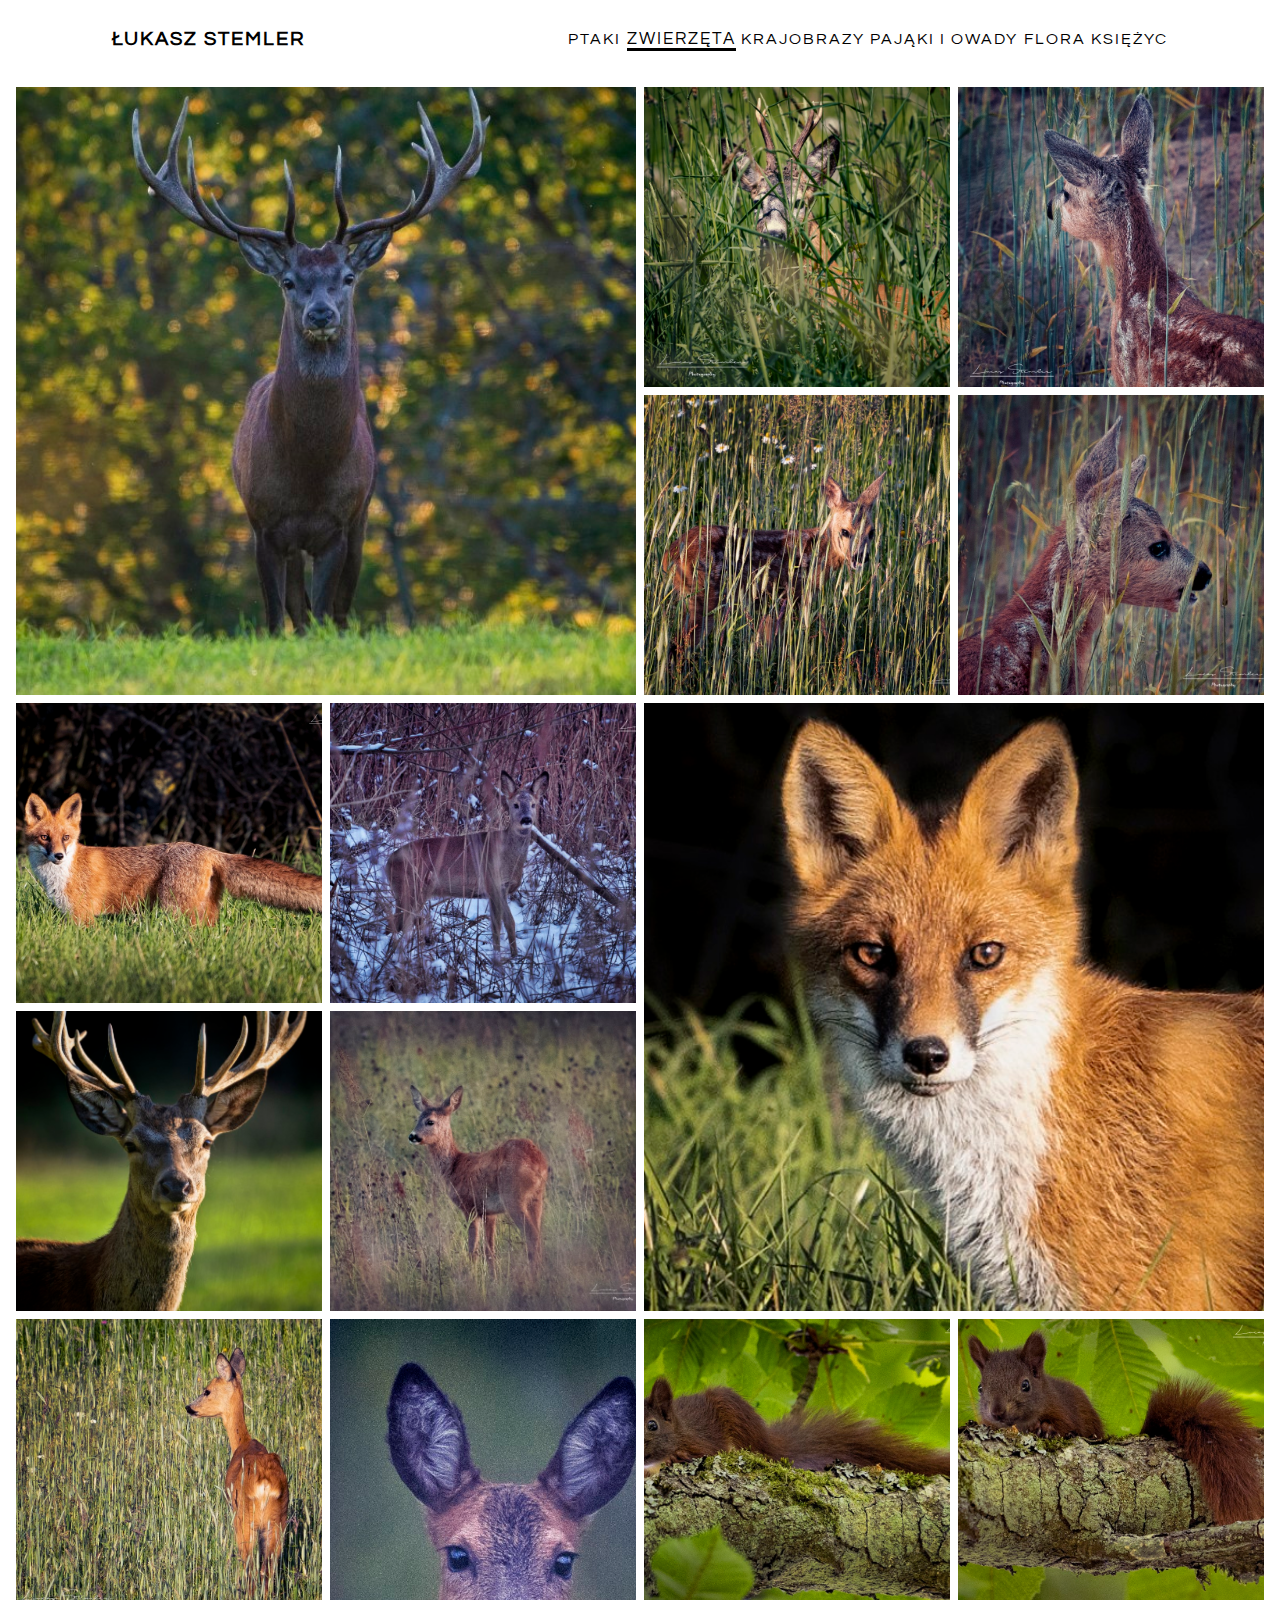
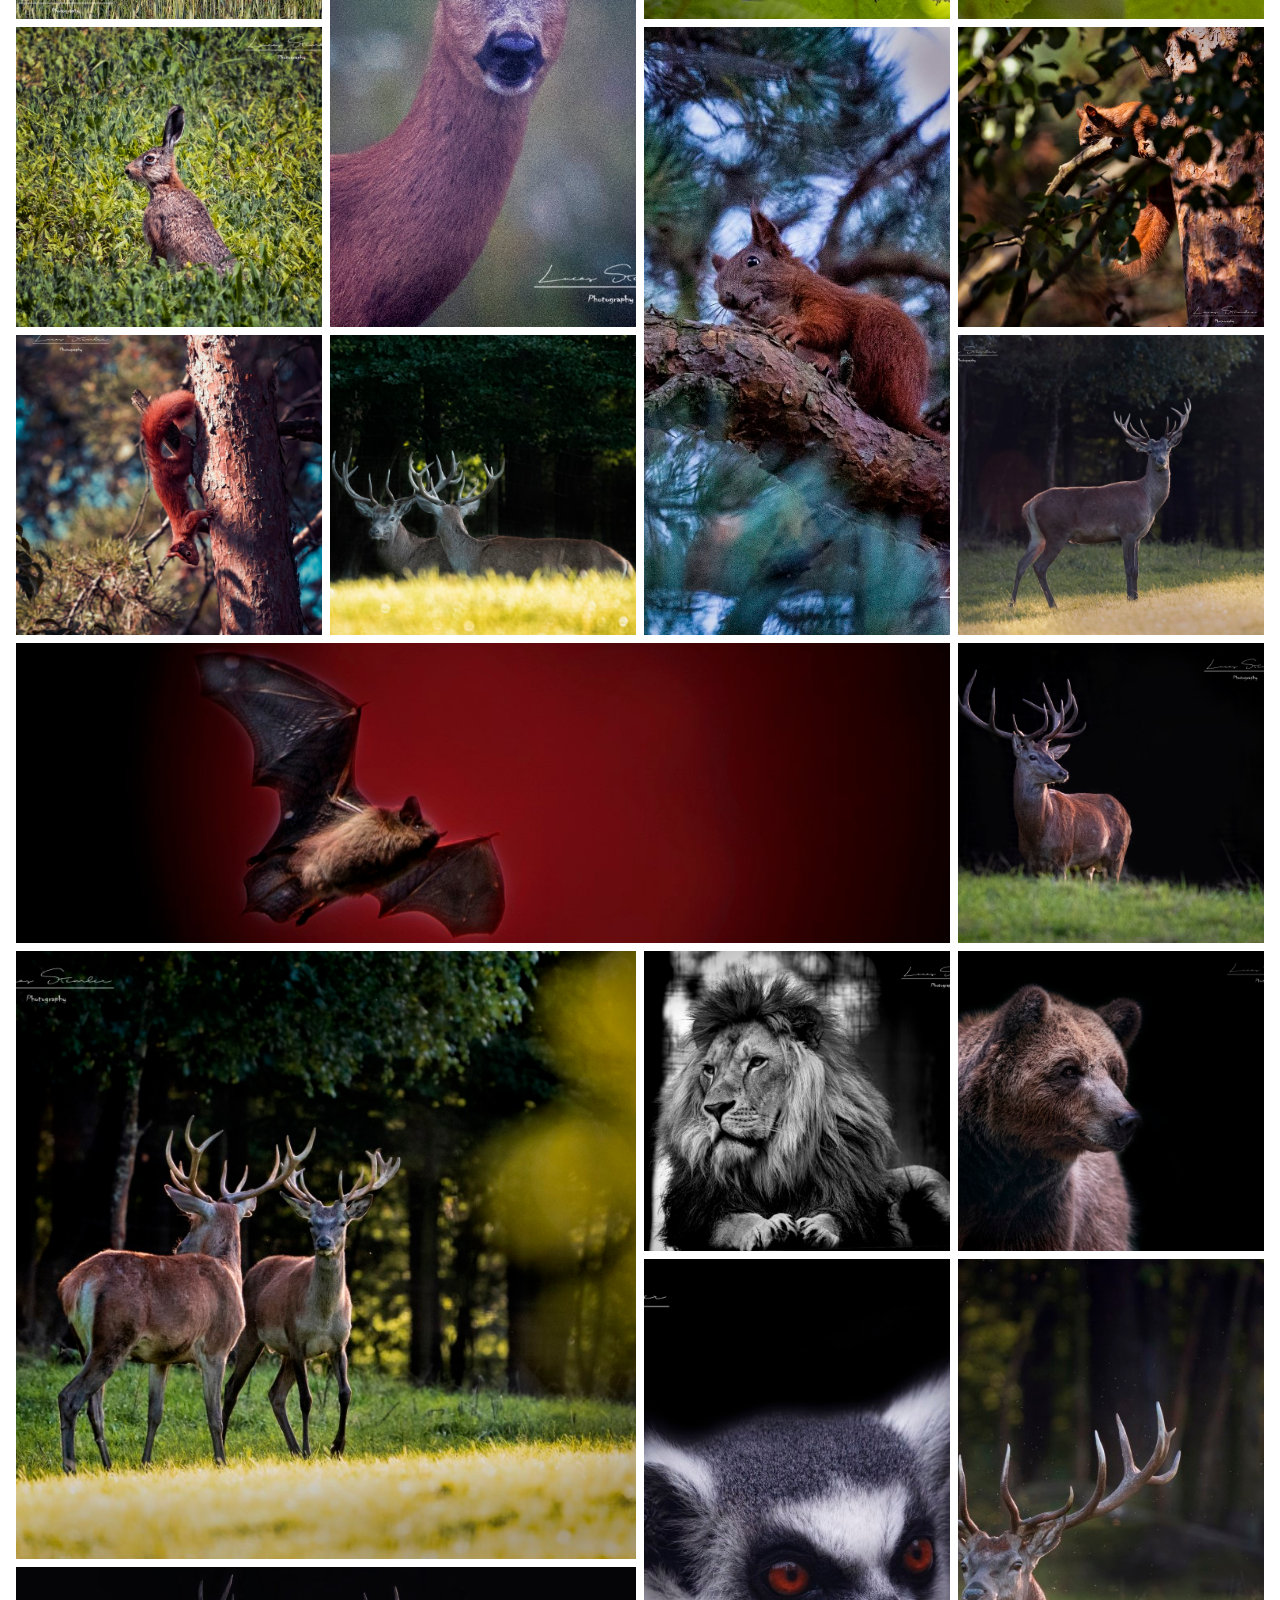
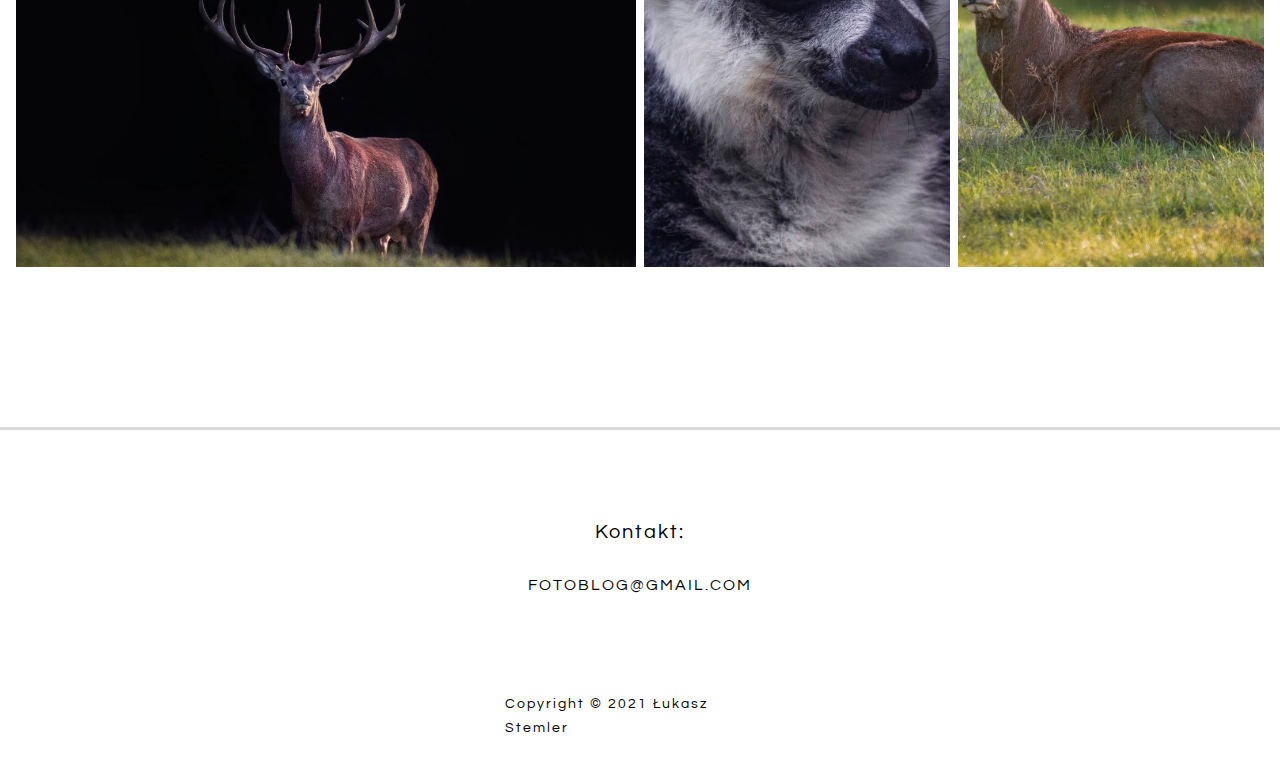
<file: zwierzeta.html>
<!DOCTYPE html>
<html lang="en">

<head>
    <meta charset="UTF-8">
    <meta http-equiv="X-UA-Compatible" content="IE=edge">
    <meta name="viewport" content="width=device-width, initial-scale=1.0">
    <link rel="shortcut icon" type="image/x-icon" href="/favicon.ico">
    <link rel="stylesheet" href="https://cdnjs.cloudflare.com/ajax/libs/font-awesome/5.15.3/css/all.min.css"
        integrity="sha512-iBBXm8fW90+nuLcSKlbmrPcLa0OT92xO1BIsZ+ywDWZCvqsWgccV3gFoRBv0z+8dLJgyAHIhR35VZc2oM/gI1w=="
        crossorigin="anonymous" />
    <link rel="preconnect" href="https://fonts.gstatic.com">
    <link rel="stylesheet" href="css/style.css">
    <link rel="stylesheet" href="css/glightbox.min.css">
    <title>Photo Blog</title>
</head>

<body>
    <div class="wrapper">
        <nav>
            <div class="logo">
                <a href="index.html">
                    <h4>łukasz Stemler</h4>
                </a>
            </div>

            <ul class="nav-links">
                <li><a href="ptaki.html">Ptaki</a></li>
                <li><a class="current" href="zwierzeta.html">Zwierzęta</a></li>
                <li><a href="krajobrazy.html">Krajobrazy</a></li>
                <li><a href="pajaki.html">Pająki i Owady</a></li>
                <li><a href="flora.html">Flora</a></li>
                <li><a href="moon.html">Księżyc</a></li>
            </ul>
            <div class="burger">
                <div class="line1"></div>
                <div class="line2"></div>
                <div class="line3"></div>
            </div>
        </nav>

        <main class="gallery-page">
            <section class="gallery-span">
                <div class="gallery-item w-2 h-2"><a href="img/Zwierzęta/zwieze (1).jpg" class="glightbox"><img
                            src="img/Zwierzęta/zwieze (1).jpg" alt="animals photo from unsplash"
                            class="gallery-img"></a>
                </div>
                <div class="gallery-item"><a href="img/Zwierzęta/zwieze (2).jpg" class="glightbox"><img
                            src="img/Zwierzęta/zwieze (2).jpg" alt="animals photo from unsplash"
                            class="gallery-img"></a>
                </div>
                <div class="gallery-item"><a href="img/Zwierzęta/zwieze (3).jpg" class="glightbox"><img
                            src="img/Zwierzęta/zwieze (3).jpg" alt="animals photo from unsplash"
                            class="gallery-img"></a>
                </div>
                <div class="gallery-item"><a href="img/Zwierzęta/zwieze (4).jpg" class="glightbox"><img
                            src="img/Zwierzęta/zwieze (4).jpg" alt="animals photo from unsplash"
                            class="gallery-img"></a>
                </div>
                <div class="gallery-item"><a href="img/Zwierzęta/zwieze (5).jpg" class="glightbox"><img
                            src="img/Zwierzęta/zwieze (5).jpg" alt="animals photo from unsplash"
                            class="gallery-img"></a>
                </div>
                <div class="gallery-item"><a href="img/Zwierzęta/zwieze (6).jpg" class="glightbox"><img
                            src="img/Zwierzęta/zwieze (6).jpg" alt="animals photo from unsplash"
                            class="gallery-img"></a>
                </div>
                <div class="gallery-item"><a href="img/Zwierzęta/zwieze (7).jpg" class="glightbox"><img
                            src="img/Zwierzęta/zwieze (7).jpg" alt="animals photo from unsplash"
                            class="gallery-img"></a>
                </div>
                <div class="gallery-item w-2 h-2"><a href="img/Zwierzęta/zwieze (8).jpg" class="glightbox"><img
                            src="img/Zwierzęta/zwieze (8).jpg" alt="animals photo from unsplash"
                            class="gallery-img"></a>
                </div>
                <div class="gallery-item"><a href="img/Zwierzęta/zwieze (9).jpg" class="glightbox"><img
                            src="img/Zwierzęta/zwieze (9).jpg" alt="animals photo from unsplash"
                            class="gallery-img"></a>
                </div>
                <div class="gallery-item"><a href="img/Zwierzęta/zwieze (10).jpg" class="glightbox"><img
                            src="img/Zwierzęta/zwieze (10).jpg" alt="animals photo from unsplash"
                            class="gallery-img"></a>
                </div>
                <div class="gallery-item"><a href="img/Zwierzęta/zwieze (11).jpg" class="glightbox"><img
                            src="img/Zwierzęta/zwieze (11).jpg" alt="animals photo from unsplash"
                            class="gallery-img"></a>
                </div>
                <div class="gallery-item h-2"><a href="img/Zwierzęta/zwieze (12).jpg" class="glightbox"><img
                            src="img/Zwierzęta/zwieze (12).jpg" alt="animals photo from unsplash"
                            class="gallery-img"></a>
                </div>
                <div class="gallery-item"><a href="img/Zwierzęta/zwieze (13).jpg" class="glightbox"><img
                            src="img/Zwierzęta/zwieze (13).jpg" alt="animals photo from unsplash"
                            class="gallery-img"></a>
                </div>
                <div class="gallery-item"><a href="img/Zwierzęta/zwieze (14).jpg" class="glightbox"><img
                            src="img/Zwierzęta/zwieze (14).jpg" alt="animals photo from unsplash"
                            class="gallery-img"></a>
                </div>
                <div class="gallery-item"><a href="img/Zwierzęta/zwieze (15).jpg" class="glightbox"><img
                            src="img/Zwierzęta/zwieze (15).jpg" alt="animals photo from unsplash"
                            class="gallery-img"></a>
                </div>
                <div class="gallery-item h-2"><a href="img/Zwierzęta/zwieze (16).jpg" class="glightbox"><img
                            src="img/Zwierzęta/zwieze (16).jpg" alt="animals photo from unsplash"
                            class="gallery-img"></a>
                </div>
                <div class="gallery-item"><a href="img/Zwierzęta/zwieze (17).jpg" class="glightbox"><img
                            src="img/Zwierzęta/zwieze (17).jpg" alt="animals photo from unsplash"
                            class="gallery-img"></a>
                </div>
                <div class="gallery-item"><a href="img/Zwierzęta/zwieze (18).jpg" class="glightbox"><img
                            src="img/Zwierzęta/zwieze (18).jpg" alt="animals photo from unsplash"
                            class="gallery-img"></a>
                </div>
                <div class="gallery-item w-3"><a href="img/Zwierzęta/zwieze (19).jpg" class="glightbox"><img
                            src="img/Zwierzęta/zwieze (19).jpg" alt="animals photo from unsplash"
                            class="gallery-img"></a>
                </div>
                <div class="gallery-item"><a href="img/Zwierzęta/zwieze (20).jpg" class="glightbox"><img
                            src="img/Zwierzęta/zwieze (20).jpg" alt="animals photo from unsplash"
                            class="gallery-img"></a>
                </div>
                <div class="gallery-item w-2 h-2"><a href="img/Zwierzęta/zwieze (21).jpg" class="glightbox"><img
                            src="img/Zwierzęta/zwieze (21).jpg" alt="animals photo from unsplash"
                            class="gallery-img"></a>
                </div>
                <div class="gallery-item"><a href="img/Zwierzęta/zwieze (22).jpg" class="glightbox"><img
                            src="img/Zwierzęta/zwieze (22).jpg" alt="animals photo from unsplash"
                            class="gallery-img"></a>
                </div>
                <div class="gallery-item"><a href="img/Zwierzęta/zwieze (23).jpg" class="glightbox"><img
                            src="img/Zwierzęta/zwieze (23).jpg" alt="animals photo from unsplash"
                            class="gallery-img"></a>
                </div>
                <div class="gallery-item"><a href="img/Zwierzęta/zwieze (24).jpg" class="glightbox"><img
                            src="img/Zwierzęta/zwieze (24).jpg" alt="animals photo from unsplash"
                            class="gallery-img"></a>
                </div>
                <div class="gallery-item"><a href="img/Zwierzęta/zwieze (25).jpg" class="glightbox"><img
                            src="img/Zwierzęta/zwieze (25).jpg" alt="animals photo from unsplash"
                            class="gallery-img"></a>
                </div>
                <div class="gallery-item h-2"><a href="img/Zwierzęta/zwieze (26).jpg" class="glightbox"><img
                            src="img/Zwierzęta/zwieze (26).jpg" alt="animals photo from unsplash"
                            class="gallery-img"></a>
                </div>
                <div class="gallery-item w-2"><a href="img/Zwierzęta/zwieze (27).jpg" class="glightbox"><img
                            src="img/Zwierzęta/zwieze (27).jpg" alt="animals photo from unsplash"
                            class="gallery-img"></a>
                </div>
                <div class="gallery-item h-2"><a href="img/Zwierzęta/zwieze (28).jpg" class="glightbox"><img
                            src="img/Zwierzęta/zwieze (28).jpg" alt="animals photo from unsplash"
                            class="gallery-img"></a>
                </div>




            </section>
        </main>
        <footer class="footer">
            <div class="content">
                <h1>Kontakt:</h1>
                <div class="contact">
                    <a class="link" href="">fotoblog@GMAIL.COM</a>
                    <div class="social">
                        <a class="link" href=""><i class="fab fa-instagram "></i></a>
                        <a class="link" href=""><i class="fab fa-facebook "></i></a>
                        <a class="link" href=""><i class="fab fa-youtube "></i></a>
                    </div>
                </div>
                <p class="copyright">Copyright &copy; 2021 Łukasz Stemler</p>
            </div>
        </footer>
        <a class="scroll-link top-link" href="#home">
            <i class="fas fa-arrow-up"></i>
        </a>
        <script src="js/app.js"></script>
        <script src="js/glightbox.min.js" type="text/javascript">
        </script>
        <script type="text/javascript">
            const lightbox = GLightbox({ loop: true });
        </script>
    </div>
</body>

</html>
</file>
<file: css/style.css>
/* Basic for a whole document */
/* logo font */
@import url('https://fonts.googleapis.com/css2?family=Merienda&display=swap');
@import url('https://fonts.googleapis.com/css2?family=Italianno&display=swap');
@import url('https://fonts.googleapis.com/css2?family=Questrial&display=swap');
html{
    font-size: 100%;
    line-height: 1.5rem;
    box-sizing: border-box;
    height: 100%;
    scroll-behavior: smooth;
}

body{
    margin: 0 auto;
    padding: 0;
    min-height: 100vh; 
    max-width: 1400px;
    font-family: 'Questrial', sans-serif;
}

.wrapper{
    overflow-x: hidden;
    position: relative;
}


*,
*::before,
*::after{
    box-sizing: inherit;
}

img{
    width: 100%;
    height: auto;
    display: block;
}

/* Navbar Styles */
/*Navbar  responsive */
nav{
    margin-bottom: 10px;
    display: flex;
    justify-content: space-around;
    align-items: center;
    min-height: 8vh;
    background-color: white;
    color: black;
     }
  .logo ,a ,h4{
    color: black;
    text-transform: uppercase;
    letter-spacing: 2px;
    font-size: 20px;
    text-decoration: none;
  }

  /* .logo{
    font-family: 'Merienda', cursive;
  }
   */
  .nav-links{
      display: flex;
    justify-content:space-between;
    width: 50%;
  }
  .nav-links li{
    list-style: none;
  }
  .nav-links a{
    color: black;
    text-decoration: none;
    font-weight: 400;
    letter-spacing: 2px;
    font-size: 16px;
    font-family: 'Questrial', sans-serif;
  }
  .nav-links a:hover{
    border-bottom: 3px solid black;
}
.nav-links .current {
    font-size: 17px;
    border-bottom: 3px solid black;
}
/* a.active {
    border-bottom: 3px solid black;
} */
  
  .burger{
    display: none;
    cursor: pointer;
  }
  .burger div{
    width: 25px;
    height: 3px;
    background-color: black;
    color:black;
    margin: 5px;
    transition: all 0.3s ease;
  }

  /* Text quote */
  .quote > *{
    font-family: 'Italianno', cursive;
  }
  .quote q{
      font-size: 20px;
      letter-spacing: 2px;
  }
  .quote footer{
font-size: 20px;
margin-left: 60%;

  }


/*Grid Gallery Styles*/
.gallery-page{
    padding: 0 1rem 10rem 1rem;
}

.gallery-span{
    display: grid;
    grid-template-columns: 1fr;
    grid-auto-rows: 300px;
    grid-gap: 0.5rem;
    grid-auto-flow: dense;
}
.gallery-item{
    height: 100%;
    width: 100%;
    overflow: hidden;
}
.gallery-img{
    height: 100%;
    object-fit: cover;
    transition: 0.5s ease-in-out;
}

.gallery-img:hover{
    transform: scale(1.1);
}

.w-1, .w-2, .w-3, .w-4, .w-5, .w-6{
    grid-column: span 1;
}

.h-1, .h-2, .h-3, .h-4, .h-5, .h-6{
    grid-row: span 1;
}


/*footer*/
/* footer */
.footer{
    display: flex;
    justify-content: center;
    align-items: center;
    font-family: 'Questrial', sans-serif;
    border-top: 3px solid rgb(219, 218, 218);
}
.footer .content{
    display: flex;
    flex-direction: column;
    margin: 30px 500px;
    justify-content: center;
    align-items: center;
    }
.footer h1{
    font-size: 20px;
    font-weight: 400;
       margin-top: 30px;
}
.footer p{
    display: block;
    font-size: 10px;
    margin: 5px;
}

.footer .contact{
display: flex;
text-decoration: none;
list-style: none;
margin: 5px;
flex-direction: column;
margin-bottom: 60px;
}
.footer .social{
display: flex;
flex-direction: row;
align-items: center;
justify-content: center;
}
.footer a{
    margin: 10px;
    font-size: 16px;
    font-weight: 500;
    text-transform: uppercase;
    text-decoration: none;
    list-style: none;
}
.footer .content p{
    font-size: 14px;
}
.footer a:hover{
    color: rgb(97, 95, 95);
}


 

/*Media queries mobile first!!! */
@media(min-width:600px){

    
    .header-nav{
        line-height: 1.5rem;
    }
    .nav-menu{
        width: 100%;
    }
    .nav-item{
        flex: 1 0 10%;
    }

    .quote{
        max-width: 100%;
         }
    .quote q{
        font-size: 30px;
    }
    .quote footer{
  font-size: 14px;
  margin-left: 80%;
    }
    @media(min-width:900px){
        .quote{
            max-width: 80%;
            }
    }
    @media(min-width:1200px){
        .quote{
            max-width: 50%;
            }
    }

    /* Grid column and row spans for wider screen*/
    .gallery-span{
        grid-template-columns: repeat(auto-fit, minmax(300px, 1fr));
    }
    .w-1{
       grid-column: span 1; 
    }
    .w-2{
        grid-column: span 2; 
     }
     .w-3{
        grid-column: span 3; 
     }
     .w-4{
        grid-column: span 4; 
     }
     .w-5{
        grid-column: span 5; 
     }
     .w-6{
        grid-column: span 6; 
     }
     .h-1{
         grid-row: span 1;
     }
     .h-2{
        grid-row: span 2;
    }
    .h-3{
        grid-row: span 3;
    }
    .h-4{
        grid-row: span 4;
    }
    .h-5{
        grid-row: span 5;
    }
    .h-6{
        grid-row: span 6;
    }

/*footer*/
/* footer */
.footer{
    display: flex;
    justify-content: center;
    align-items: center;
    font-family: 'Questrial', sans-serif;
    border-top: 3px solid rgb(219, 218, 218);
    letter-spacing: 2px;
}
.footer .content{
    display: flex;
    flex-direction: column;
    margin: 30px 500px;
    justify-content: center;
    align-items: center;
    }
.footer h1{
    font-size: 20px;
    font-weight: 400;
       margin-top: 60px;
}
.footer .social a{
    font-size: 30px;
   }

.footer .contact{
display: flex;
text-decoration: none;
list-style: none;
}
.footer a{
    margin: 10px;
    font-size: 16px;
    font-weight: 500;
    text-transform: uppercase;
    text-decoration: none;
    list-style: none;
}
.footer a:hover{
    color: rgb(97, 95, 95);
}
     
}

  
/* Media querry for navbar */

  @media screen and (max-width:1200px){
    .nav-links{
             width: 100%;
             justify-content: space-evenly;
  }
  .logo{
      margin-left: 20px;
  }
 
  }
  
  @media screen and (max-width:900px){
    
    body{
        overflow-x: hidden;
    }
   .nav-links{
       position: absolute;
       right: 0px;
       height: 80vh;
       top: 8vh;
       background-color: white;
       display: flex;
       flex-direction: column;
       align-items: center;
       justify-content: space-evenly;
       width: 100%;
       transform: translateX(100%);
       transition: all 0.7s ease;
       overflow-x: hidden;
   }
   .nav-links li{
       opacity: 0;
   }

   .nav-links{
display: flex;
  margin-left: 0;
  width: 100%;
  height: 80vh;
}



   .burger{
       display: block;
   }
  }
  .nav-active{
    transform: translateX(0%);
    
  }

  
  
  
  
  @keyframes navLinkFade{
    from{
        opacity: 0;
        transform: translateX(50px);
    }
    to{
        opacity: 1;
        transform: translateX(0px);
    }

    
  }
  
  .toggle .line1{
  transform: rotate(-45deg) translate(-5px, 6px);
  }
  .toggle .line2{
    opacity: 0;
  }
  .toggle .line3{
    transform: rotate(45deg) translate(-5px, -6px);
  }






  .top-link {
    font-size: 1.25rem;
    position: fixed;
    bottom: 3rem;
    right: 1rem;
    background: white;
    width: 2rem;
    height: 2rem;
    display: grid;
    place-items: center;
    border-radius: 15%;
    color: black;
    animation: bounce 2s ease-in-out infinite;
    visibility: hidden;
    z-index: -100;
  }
  .show-link {
    visibility: visible;
    z-index: 100;
  }
  
  @keyframes bounce {
    0% {
      transform: scale(1);
    }
    50% {
      transform: scale(1.3);
    }
    100% {
      transform: scale(1);
    }
  }
</file>
